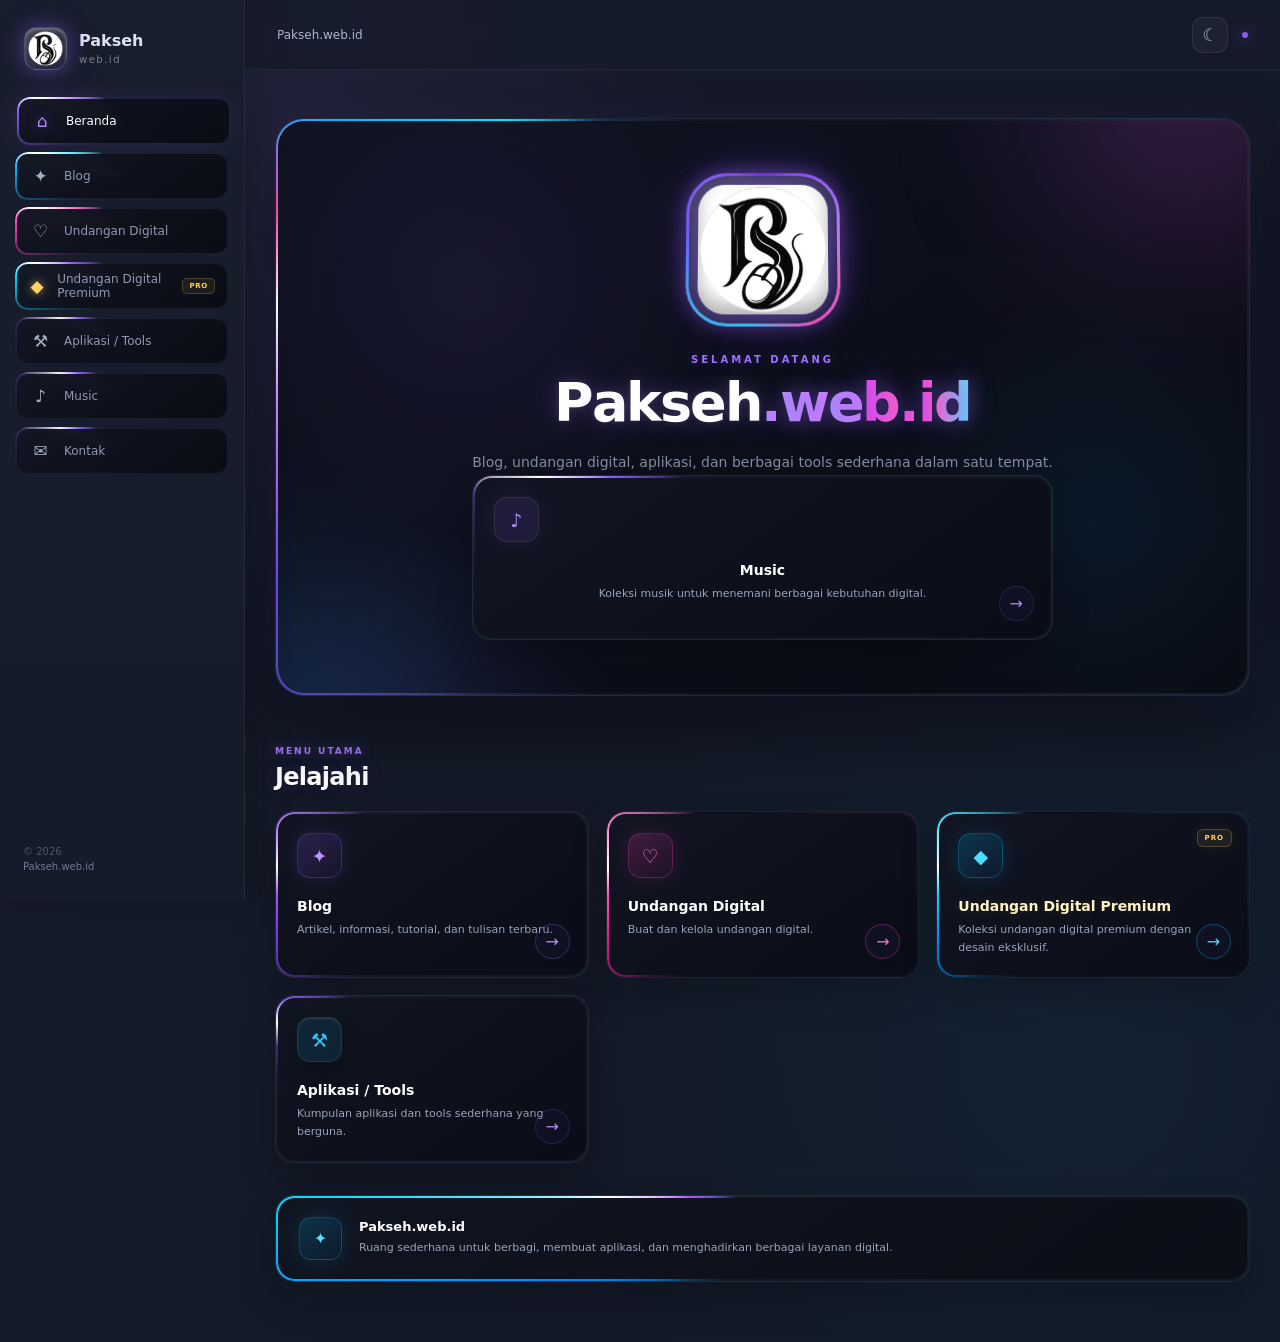
<file: index.html>
<!DOCTYPE html>
<html lang="id">

<head>

    <meta charset="UTF-8">

    <meta
        name="viewport"
        content="width=device-width, initial-scale=1.0"
    >

    <title>Pakseh.web.id</title>

    <link
        rel="stylesheet"
        href="style.css"
    >

</head>


<body>


<!-- =====================================================
     SIDEBAR
===================================================== -->

<aside class="sidebar" id="sidebar">


    <!-- BRAND -->

    <div class="brand">

        <div class="brand-logo">

            <img
                src="assets/img/logo.png"
                alt="Logo Pakseh"
            >

        </div>

        <div class="brand-text">

            <strong>
                Pakseh
            </strong>

            <span>
                web.id
            </span>

        </div>

    </div>



    <!-- =================================================
         MENU SIDEBAR
    ================================================= -->

    <nav class="menu">


        <!-- BERANDA -->

        <a
            href="index.html"
            class="menu-item active"
        >

            <span class="menu-icon">
                ⌂
            </span>

            <span>
                Beranda
            </span>

        </a>


        <!-- BLOG -->

        <a
            href="blog.html"
            class="menu-item"
        >

            <span class="menu-icon">
                ✦
            </span>

            <span>
                Blog
            </span>

        </a>


        <!-- UNDANGAN DIGITAL -->

        <a
            href="https://pakseh.inveet.my.id/"
            class="menu-item"
        >

            <span class="menu-icon">
                ♡
            </span>

            <span>
                Undangan Digital
            </span>

        </a>


        <!-- UNDANGAN DIGITAL PREMIUM -->

        <a
    href="premium.html"
    class="menu-item premium-menu"
>

            <span class="menu-icon premium-icon">
                ◆
            </span>

            <span>
                Undangan Digital Premium
            </span>

            <span class="premium-badge">
                PRO
            </span>

        </a>


        <!-- APLIKASI / TOOLS -->

        <a
            href="tools.html"
            class="menu-item"
        >

            <span class="menu-icon">
                ⚒
            </span>

            <span>
                Aplikasi / Tools
            </span>

        </a>



        <!-- MUSIC -->

        <a
            href="music.html"
            class="menu-item"
        >

            <span class="menu-icon">
                ♪
            </span>

            <span>
                Music
            </span>

        </a>


        <!-- KONTAK -->

<a
    href="kontak.html"
    class="menu-item"
>

    <span class="menu-icon">
        ✉
    </span>

    <span>
        Kontak
    </span>

</a>


    </nav>



    <!-- =================================================
         SIDEBAR FOOTER
    ================================================= -->

    <div class="sidebar-footer">

        <span>
            © 2026
        </span>

        <strong>
            Pakseh.web.id
        </strong>

    </div>


</aside>



<!-- =====================================================
     MOBILE OVERLAY
===================================================== -->

<div
    class="sidebar-overlay"
    id="sidebarOverlay"
></div>



<!-- =====================================================
     MAIN
===================================================== -->

<main class="main">


    <!-- =================================================
         TOPBAR
    ================================================= -->

    <header class="topbar">


        <button
            class="menu-toggle"
            id="menuToggle"
            type="button"
        >
            ☰
        </button>


        <div class="topbar-title">
            Pakseh.web.id
        </div>


        <div class="topbar-actions">


            <button
                class="theme-toggle"
                id="themeToggle"
                type="button"
                title="Ganti tema"
            >
                ☾
            </button>


            <div class="topbar-dot"></div>


        </div>


    </header>



    <!-- =================================================
         CONTENT
    ================================================= -->

    <section class="content">


        <!-- =================================================
             HERO
        ================================================= -->

        <section class="hero">


            <div class="hero-glow glow-one"></div>

            <div class="hero-glow glow-two"></div>



            <!-- LOGO UTAMA -->

            <div class="custom-logo">

                <div class="logo-inner">

                    <img
                        src="assets/img/logo.png"
                        alt="Logo Pakseh.web.id"
                    >

                </div>

            </div>



            <!-- HERO TEXT -->

            <div class="hero-content">


                <div class="welcome">
                    SELAMAT DATANG
                </div>



                <!-- =================================================
                     JUDUL ANIMASI PER HURUF
                ================================================= -->

                <h1 class="animated-brand">

                    <span class="letter white">P</span>
                    <span class="letter white">a</span>
                    <span class="letter white">k</span>
                    <span class="letter white">s</span>
                    <span class="letter white">e</span>
                    <span class="letter white">h</span>

                    <span class="letter purple">.</span>

                    <span class="letter purple">w</span>
                    <span class="letter purple">e</span>
                    <span class="letter pink">b</span>

                    <span class="letter pink">.</span>

                    <span class="letter pink">i</span>
                    <span class="letter blue">d</span>

                </h1>



                <p>
                    Blog, undangan digital, aplikasi,
                    dan berbagai tools sederhana
                    dalam satu tempat.
                </p>


                <!-- =================================================
                     MUSIC
                ================================================= -->

                <a
                    href="music.html"
                    class="quick-card music-card"
                >

                    <div class="quick-icon purple">
                        ♪
                    </div>

                    <div class="quick-info">

                        <h3>
                            Music
                        </h3>

                        <p>
                            Koleksi musik untuk menemani
                            berbagai kebutuhan digital.
                        </p>

                    </div>

                    <div class="arrow">
                        →
                    </div>

                </a>


            </div>


        </section>



        <!-- =================================================
             MENU UTAMA
        ================================================= -->

        <section class="quick-section">


            <div class="section-heading">

                <div>

                    <small>
                        MENU UTAMA
                    </small>

                    <h2>
                        Jelajahi
                    </h2>

                </div>

            </div>



            <!-- =================================================
                 QUICK GRID
            ================================================= -->

            <div class="quick-grid">


                <!-- =================================================
                     BLOG
                ================================================= -->

                <a
                    href="blog.html"
                    class="quick-card"
                >

                    <div class="quick-icon purple">
                        ✦
                    </div>


                    <div class="quick-info">

                        <h3>
                            Blog
                        </h3>

                        <p>
                            Artikel, informasi,
                            tutorial, dan tulisan terbaru.
                        </p>

                    </div>


                    <div class="arrow">
                        →
                    </div>

                </a>



                <!-- =================================================
                     UNDANGAN DIGITAL
                ================================================= -->

                <a
                    href="https://pakseh.inveet.my.id/"
                    class="quick-card"
                >

                    <div class="quick-icon pink">
                        ♡
                    </div>


                    <div class="quick-info">

                        <h3>
                            Undangan Digital
                        </h3>

                        <p>
                            Buat dan kelola
                            undangan digital.
                        </p>

                    </div>


                    <div class="arrow">
                        →
                    </div>

                </a>



                <!-- =================================================
                     UNDANGAN DIGITAL PREMIUM
                ================================================= -->

                <a
                    href="premium.html"
                    class="quick-card premium-card"
                >

                    <div class="quick-icon premium-card-icon">
                        ◆
                    </div>


                    <div class="quick-info">

                        <h3>
                            Undangan Digital Premium
                        </h3>

                        <p>
                            Koleksi undangan digital
                            premium dengan desain eksklusif.
                        </p>

                    </div>


                    <div class="premium-label">
                        PRO
                    </div>


                    <div class="arrow">
                        →
                    </div>

                </a>



                <!-- =================================================
                     APLIKASI / TOOLS
                ================================================= -->

                <a
                    href="tools.html"
                    class="quick-card"
                >

                    <div class="quick-icon blue">
                        ⚒
                    </div>


                    <div class="quick-info">

                        <h3>
                            Aplikasi / Tools
                        </h3>

                        <p>
                            Kumpulan aplikasi dan tools
                            sederhana yang berguna.
                        </p>

                    </div>


                    <div class="arrow">
                        →
                    </div>

                </a>


            </div>


        </section>



        <!-- =================================================
             INFO CARD
        ================================================= -->

        <section class="info-card">


            <div class="info-icon">
                ✦
            </div>


            <div>

                <h3>
                    Pakseh.web.id
                </h3>


                <p>
                    Ruang sederhana untuk berbagi,
                    membuat aplikasi, dan menghadirkan
                    berbagai layanan digital.
                </p>

            </div>


        </section>


    </section>


</main>



<!-- =====================================================
     JAVASCRIPT
===================================================== -->

<script src="script.js"></script>



<!-- =====================================================
     PREMIUM MENU STYLE
===================================================== -->

<style>

.premium-menu {
    position: relative;
}


.premium-menu .premium-icon {

    color: #ffd166;

    text-shadow:
        0 0 10px
        rgba(255,209,102,.65);

}


.premium-menu:hover .premium-icon {

    color: #ffe29a;

    text-shadow:
        0 0 16px
        rgba(255,209,102,.85);

}


.premium-badge {

    margin-left: auto;

    padding:
        3px 6px;

    border-radius:
        5px;

    color:
        #ffd166;

    background:
        rgba(255,209,102,.08);

    border:
        1px solid
        rgba(255,209,102,.20);

    font-size:
        7px;

    font-weight:
        800;

    letter-spacing:
        .7px;
}



/* =====================================================
   PREMIUM CARD
===================================================== */

.premium-card {

    position: relative;

    background:

        radial-gradient(
            circle at 85% 15%,
            rgba(255,209,102,.13),
            transparent 35%
        ),

        #0c101c;
}


.premium-card-icon {

    color:
        #ffd166;

    background:

        linear-gradient(
            145deg,
            rgba(255,209,102,.18),
            rgba(160,100,10,.08)
        );

    border-color:
        rgba(255,209,102,.28);

    box-shadow:
        0 0 25px
        rgba(255,209,102,.13);
}


.premium-card h3 {

    color:
        #fff3c4;

    text-shadow:
        0 0 12px
        rgba(255,209,102,.14);
}


.premium-label {

    position:
        absolute;

    top:
        17px;

    right:
        17px;

    padding:
        4px 7px;

    border-radius:
        6px;

    color:
        #ffd166;

    background:
        rgba(255,209,102,.08);

    border:
        1px solid
        rgba(255,209,102,.22);

    font-size:
        7px;

    font-weight:
        900;

    letter-spacing:
        1px;

    box-shadow:
        0 0 15px
        rgba(255,209,102,.08);
}


.premium-card:hover {

    box-shadow:

        0 25px 55px
        rgba(0,0,0,.40),

        0 0 40px
        rgba(255,209,102,.12);
}



/* =====================================================
   MOBILE PREMIUM
===================================================== */

@media (max-width:700px) {

    .premium-card {
        grid-column:
            span 1;
    }

}

</style>


</body>

</html>
</file>
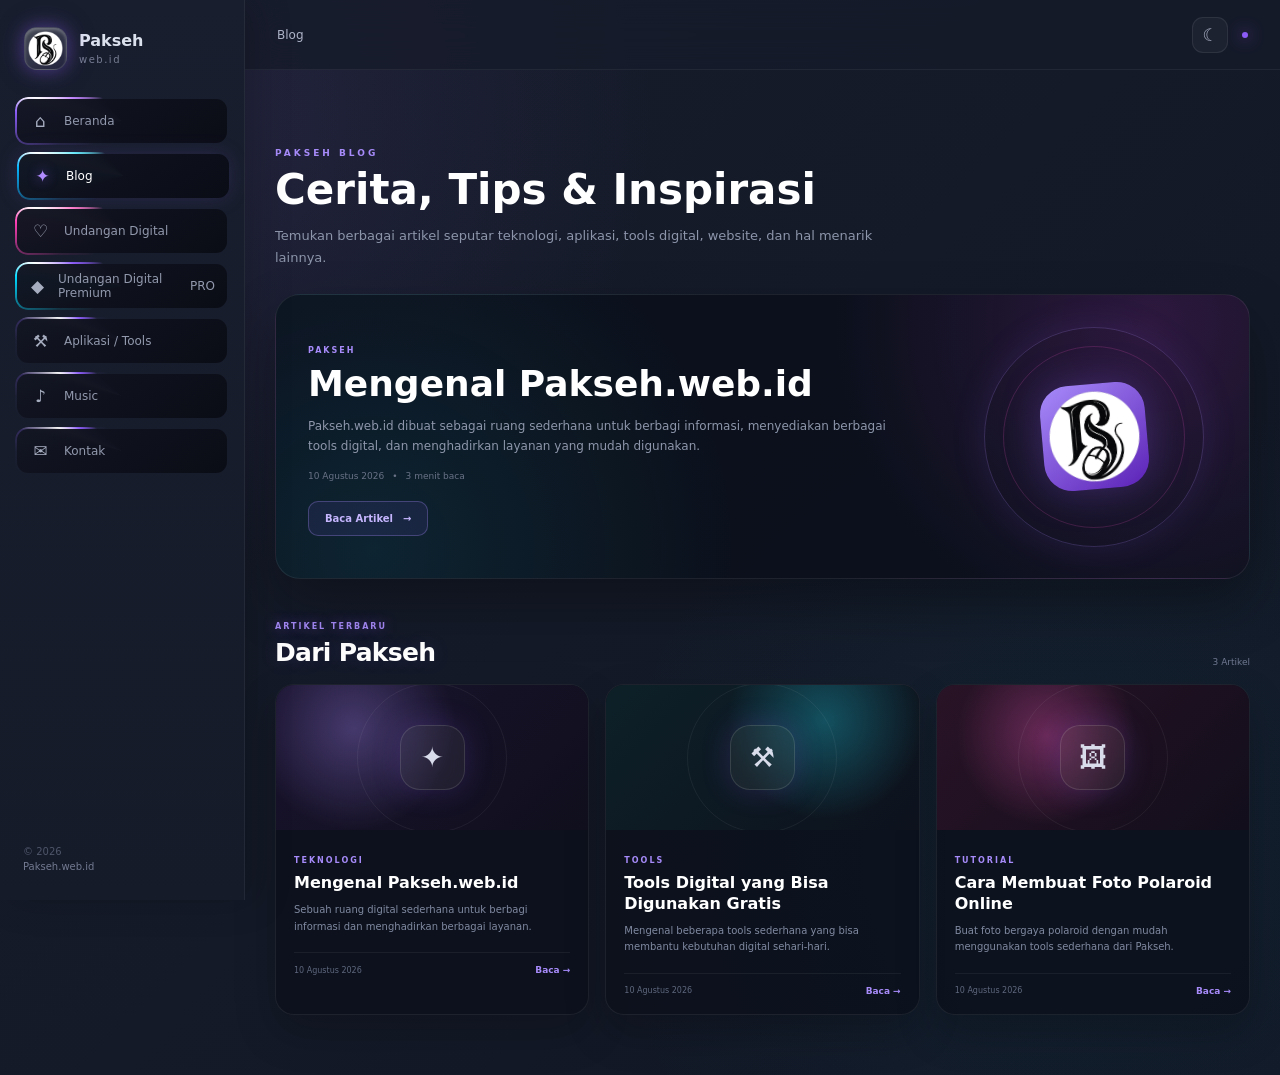
<file: blog.html>
<!DOCTYPE html>
<html lang="id">

<head>

    <meta charset="UTF-8">

    <meta
        name="viewport"
        content="width=device-width, initial-scale=1.0"
    >

    <title>Blog - Pakseh.web.id</title>

    <link
        rel="stylesheet"
        href="style.css"
    >

</head>


<body>


<!-- =====================================================
     SIDEBAR
===================================================== -->

<aside class="sidebar" id="sidebar">


    <!-- BRAND -->

    <div class="brand">

        <div class="brand-logo">

            <img
                src="assets/img/logo.png"
                alt="Logo Pakseh"
            >

        </div>


        <div class="brand-text">

            <strong>
                Pakseh
            </strong>

            <span>
                web.id
            </span>

        </div>

    </div>



    <!-- MENU -->

    <nav class="menu">


        <!-- BERANDA -->

        <a
            href="index.html"
            class="menu-item"
        >

            <span class="menu-icon">
                ⌂
            </span>

            <span>
                Beranda
            </span>

        </a>



        <!-- BLOG -->

        <a
            href="blog.html"
            class="menu-item active"
        >

            <span class="menu-icon">
                ✦
            </span>

            <span>
                Blog
            </span>

        </a>



        <!-- UNDANGAN DIGITAL -->

        <a
            href="https://pakseh.inveet.my.id/"
            class="menu-item"
        >

            <span class="menu-icon">
                ♡
            </span>

            <span>
                Undangan Digital
            </span>

        </a>



        <!-- PREMIUM -->

        <a
    href="premium.html"
    class="menu-item premium-menu"
>

            <span class="menu-icon premium-icon">
                ◆
            </span>

            <span>
                Undangan Digital Premium
            </span>

            <span class="premium-badge">
                PRO
            </span>

        </a>



        <!-- TOOLS -->

        <a
            href="tools.html"
            class="menu-item"
        >

            <span class="menu-icon">
                ⚒
            </span>

            <span>
                Aplikasi / Tools
            </span>

        </a>



        <!-- MUSIC -->

        <a
            href="music.html"
            class="menu-item"
        >

            <span class="menu-icon">
                ♪
            </span>

            <span>
                Music
            </span>

        </a>


        <!-- KONTAK -->

<a
    href="kontak.html"
    class="menu-item"
>

    <span class="menu-icon">
        ✉
    </span>

    <span>
        Kontak
    </span>

</a>


    </nav>



    <!-- FOOTER -->

    <div class="sidebar-footer">

        <span>
            © 2026
        </span>

        <strong>
            Pakseh.web.id
        </strong>

    </div>


</aside>



<!-- =====================================================
     MOBILE OVERLAY
===================================================== -->

<div
    class="sidebar-overlay"
    id="sidebarOverlay"
></div>



<!-- =====================================================
     MAIN
===================================================== -->

<main class="main">


    <!-- =================================================
         TOPBAR
    ================================================= -->

    <header class="topbar">


        <button
            class="menu-toggle"
            id="menuToggle"
            type="button"
        >
            ☰
        </button>


        <div class="topbar-title">
            Blog
        </div>


        <div class="topbar-actions">


            <button
                class="theme-toggle"
                id="themeToggle"
                type="button"
                title="Ganti tema"
            >
                ☾
            </button>


            <div class="topbar-dot"></div>


        </div>


    </header>



    <!-- =================================================
         CONTENT
    ================================================= -->

    <section class="content blog-page">


        <!-- =================================================
             BLOG HEADER
        ================================================= -->

        <section class="blog-header">


            <div class="blog-label">
                PAKSEH BLOG
            </div>


            <h1>
                Cerita, Tips & Inspirasi
            </h1>


            <p>
                Temukan berbagai artikel seputar teknologi,
                aplikasi, tools digital, website, dan
                hal menarik lainnya.
            </p>


        </section>



        <!-- =================================================
             FEATURED ARTICLE
        ================================================= -->

        <article class="featured-article">


            <div class="featured-glow"></div>


            <div class="featured-content">


                <div class="article-category">
                    PAKSEH
                </div>


                <h2>
                    Mengenal Pakseh.web.id
                </h2>


                <p>
                    Pakseh.web.id dibuat sebagai ruang sederhana
                    untuk berbagi informasi, menyediakan berbagai
                    tools digital, dan menghadirkan layanan yang
                    mudah digunakan.
                </p>


                <div class="article-meta">

                    <span>
                        10 Agustus 2026
                    </span>

                    <span>
                        •
                    </span>

                    <span>
                        3 menit baca
                    </span>

                </div>


                <button
                    class="read-button"
                    type="button"
                    onclick="openArticle(0)"
                >

                    Baca Artikel

                    <span>
                        →
                    </span>

                </button>


            </div>


            <div class="featured-decoration">

                <div class="decoration-ring"></div>

                <div class="decoration-logo">

                    <img
                        src="assets/img/logo.png"
                        alt="Pakseh"
                    >

                </div>

            </div>


        </article>



        <!-- =================================================
             ARTICLE SECTION
        ================================================= -->

        <section class="article-section">


            <div class="section-heading blog-section-heading">

                <div>

                    <small>
                        ARTIKEL TERBARU
                    </small>

                    <h2>
                        Dari Pakseh
                    </h2>

                </div>


                <div class="article-count">
                    3 Artikel
                </div>

            </div>



            <!-- ARTICLE GRID -->

            <div class="article-grid">


                <!-- =================================================
                     ARTICLE 1
                ================================================= -->

                <article class="article-card">


                    <div class="article-visual visual-purple">

                        <div class="visual-icon">
                            ✦
                        </div>

                        <div class="visual-orb"></div>

                    </div>


                    <div class="article-body">


                        <div class="article-category">
                            TEKNOLOGI
                        </div>


                        <h3>
                            Mengenal Pakseh.web.id
                        </h3>


                        <p>
                            Sebuah ruang digital sederhana
                            untuk berbagi informasi dan
                            menghadirkan berbagai layanan.
                        </p>


                        <div class="article-footer">


                            <span>
                                10 Agustus 2026
                            </span>


                            <button
                                type="button"
                                onclick="openArticle(0)"
                            >
                                Baca →
                            </button>


                        </div>


                    </div>


                </article>



                <!-- =================================================
                     ARTICLE 2
                ================================================= -->

                <article class="article-card">


                    <div class="article-visual visual-blue">

                        <div class="visual-icon">
                            ⚒
                        </div>

                        <div class="visual-orb"></div>

                    </div>


                    <div class="article-body">


                        <div class="article-category">
                            TOOLS
                        </div>


                        <h3>
                            Tools Digital yang Bisa Digunakan Gratis
                        </h3>


                        <p>
                            Mengenal beberapa tools sederhana
                            yang bisa membantu kebutuhan digital
                            sehari-hari.
                        </p>


                        <div class="article-footer">


                            <span>
                                10 Agustus 2026
                            </span>


                            <button
                                type="button"
                                onclick="openArticle(1)"
                            >
                                Baca →
                            </button>


                        </div>


                    </div>


                </article>



                <!-- =================================================
                     ARTICLE 3
                ================================================= -->

                <article class="article-card">


                    <div class="article-visual visual-pink">

                        <div class="visual-icon">
                            🖼
                        </div>

                        <div class="visual-orb"></div>

                    </div>


                    <div class="article-body">


                        <div class="article-category">
                            TUTORIAL
                        </div>


                        <h3>
                            Cara Membuat Foto Polaroid Online
                        </h3>


                        <p>
                            Buat foto bergaya polaroid dengan
                            mudah menggunakan tools sederhana
                            dari Pakseh.
                        </p>


                        <div class="article-footer">


                            <span>
                                10 Agustus 2026
                            </span>


                            <button
                                type="button"
                                onclick="openArticle(2)"
                            >
                                Baca →
                            </button>


                        </div>


                    </div>


                </article>


            </div>


        </section>



        <!-- =================================================
             ARTICLE MODAL
        ================================================= -->

        <div
            class="article-modal"
            id="articleModal"
        >


            <div
                class="article-modal-backdrop"
                onclick="closeArticle()"
            ></div>


            <article class="article-reader">


                <button
                    class="article-close"
                    type="button"
                    onclick="closeArticle()"
                >
                    ×
                </button>


                <div class="reader-category" id="readerCategory">
                    TEKNOLOGI
                </div>


                <h2 id="readerTitle">
                    Judul Artikel
                </h2>


                <div
                    class="reader-meta"
                    id="readerMeta"
                >
                    10 Agustus 2026
                </div>


                <div
                    class="reader-content"
                    id="readerContent"
                ></div>


            </article>


        </div>


    </section>


</main>



<!-- =====================================================
     JAVASCRIPT GLOBAL
===================================================== -->

<script src="script.js"></script>



<!-- =====================================================
     BLOG SCRIPT
===================================================== -->

<script>

const articles = [

    {

        category:
            "PAKSEH",

        title:
            "Mengenal Pakseh.web.id",

        date:
            "10 Agustus 2026",

        content: `

            <p>
                Pakseh.web.id dibuat sebagai ruang digital
                sederhana untuk berbagi berbagai hal yang
                berkaitan dengan teknologi, aplikasi,
                website, dan kebutuhan digital sehari-hari.
            </p>

            <p>
                Website ini tidak dibuat dengan konsep yang
                terlalu rumit. Tujuannya sederhana, yaitu
                menyediakan tempat yang nyaman untuk
                menemukan informasi dan menggunakan berbagai
                layanan digital.
            </p>

            <h3>
                Apa saja yang ada di Pakseh.web.id?
            </h3>

            <p>
                Seiring waktu, Pakseh.web.id akan memiliki
                beberapa bagian seperti blog, undangan digital,
                aplikasi, dan berbagai tools sederhana.
            </p>

            <p>
                Semua layanan tersebut akan dikembangkan
                secara bertahap agar tetap mudah digunakan,
                ringan, dan nyaman baik melalui komputer
                maupun smartphone.
            </p>

            <h3>
                Terus berkembang
            </h3>

            <p>
                Website ini akan terus dikembangkan.
                Beberapa fitur mungkin masih sederhana,
                tetapi akan ditambahkan dan diperbaiki
                secara bertahap.
            </p>

            <p>
                Semoga Pakseh.web.id bisa menjadi tempat
                kecil yang bermanfaat untuk berbagai
                kebutuhan digital.
            </p>

        `

    },


    {

        category:
            "TOOLS",

        title:
            "Tools Digital yang Bisa Digunakan Gratis",

        date:
            "10 Agustus 2026",

        content: `

            <p>
                Banyak kebutuhan digital sebenarnya tidak
                membutuhkan aplikasi yang rumit. Untuk
                pekerjaan sederhana, sebuah tools online
                yang ringan sering kali sudah cukup.
            </p>

            <h3>
                PassFoto
            </h3>

            <p>
                PassFoto merupakan salah satu tools yang
                disediakan untuk membantu membuat foto
                dengan ukuran yang dibutuhkan secara lebih
                praktis.
            </p>

            <p>
                Tools seperti ini berguna ketika kita
                membutuhkan foto untuk dokumen, lamaran
                pekerjaan, pendaftaran, atau kebutuhan
                administrasi lainnya.
            </p>

            <h3>
                Polaroid
            </h3>

            <p>
                Selain PassFoto, tersedia juga tools
                Polaroid untuk membuat foto dengan gaya
                klasik seperti hasil kamera polaroid.
            </p>

            <p>
                Keduanya dibuat dengan konsep sederhana
                agar pengguna bisa langsung menggunakannya
                tanpa harus mempelajari aplikasi yang rumit.
            </p>

            <h3>
                Akan terus bertambah
            </h3>

            <p>
                Koleksi tools di Pakseh.web.id akan
                ditambahkan secara bertahap sesuai dengan
                kebutuhan.
            </p>

        `

    },


    {

        category:
            "TUTORIAL",

        title:
            "Cara Membuat Foto Polaroid Online",

        date:
            "10 Agustus 2026",

        content: `

            <p>
                Foto polaroid memiliki tampilan yang khas.
                Foto dengan bingkai putih sederhana dapat
                memberikan kesan klasik dan menarik.
            </p>

            <h3>
                Langkah pertama
            </h3>

            <p>
                Buka tools Polaroid yang tersedia di
                Pakseh.web.id. Setelah halaman terbuka,
                pilih foto yang ingin kamu gunakan.
            </p>

            <h3>
                Sesuaikan foto
            </h3>

            <p>
                Atur posisi foto sesuai kebutuhan.
                Pastikan objek utama berada pada posisi
                yang nyaman dilihat.
            </p>

            <h3>
                Buat hasil akhir
            </h3>

            <p>
                Setelah foto sesuai, proses foto menggunakan
                tools tersebut dan simpan hasilnya.
                Kamu bisa menggunakan hasil tersebut untuk
                koleksi pribadi, desain, maupun dibagikan
                kepada teman.
            </p>

            <p>
                Dengan tools sederhana, proses yang biasanya
                membutuhkan aplikasi editing bisa dilakukan
                dengan lebih cepat.
            </p>

        `

    }

];



/* =====================================================
   OPEN ARTICLE
===================================================== */

function openArticle(index) {

    const article =
        articles[index];

    if (!article) {
        return;
    }


    document.getElementById(
        "readerCategory"
    ).textContent =
        article.category;


    document.getElementById(
        "readerTitle"
    ).textContent =
        article.title;


    document.getElementById(
        "readerMeta"
    ).textContent =
        article.date;


    document.getElementById(
        "readerContent"
    ).innerHTML =
        article.content;


    document.getElementById(
        "articleModal"
    ).classList.add(
        "show"
    );


    document.body.classList.add(
        "modal-open"
    );

}



/* =====================================================
   CLOSE ARTICLE
===================================================== */

function closeArticle() {

    document.getElementById(
        "articleModal"
    ).classList.remove(
        "show"
    );


    document.body.classList.remove(
        "modal-open"
    );

}



/* =====================================================
   ESC CLOSE
===================================================== */

document.addEventListener(
    "keydown",
    function(event) {

        if (
            event.key === "Escape"
        ) {

            closeArticle();

        }

    }
);

</script>



<!-- =====================================================
     BLOG STYLE
===================================================== -->

<style>


/* =====================================================
   BLOG HEADER
===================================================== */

.blog-header {

    padding:
        30px 0 25px;

}


.blog-label {

    font-size:
        9px;

    font-weight:
        900;

    letter-spacing:
        3px;

    color:
        #a78bfa;

    margin-bottom:
        9px;

}


.blog-header h1 {

    margin:
        0;

    font-size:
        clamp(
            28px,
            4vw,
            42px
        );

    line-height:
        1.1;

    color:
        #ffffff;

}


.blog-header p {

    max-width:
        620px;

    margin:
        12px 0 0;

    color:
        #8c95aa;

    font-size:
        13px;

    line-height:
        1.7;

}



/* =====================================================
   FEATURED
===================================================== */

.featured-article {

    position:
        relative;

    display:
        flex;

    align-items:
        center;

    min-height:
        285px;

    padding:
        32px;

    overflow:
        hidden;

    border-radius:
        25px;

    background:

        radial-gradient(
            circle at 90% 10%,
            rgba(217,70,239,.16),
            transparent 35%
        ),

        radial-gradient(
            circle at 10% 90%,
            rgba(34,211,238,.10),
            transparent 40%
        ),

        rgba(11,15,27,.88);

    border:
        1px solid
        rgba(255,255,255,.08);

    box-shadow:
        0 25px 55px
        rgba(0,0,0,.30);

}


.featured-content {

    position:
        relative;

    z-index:
        2;

    max-width:
        650px;

}


.article-category {

    display:
        inline-block;

    font-size:
        8px;

    font-weight:
        900;

    letter-spacing:
        2px;

    color:
        #a78bfa;

    margin-bottom:
        8px;

}


.featured-content h2 {

    margin:
        0;

    font-size:
        clamp(
            25px,
            4vw,
            36px
        );

    color:
        #ffffff;

}


.featured-content p {

    max-width:
        600px;

    margin:
        12px 0 0;

    color:
        #8d96aa;

    font-size:
        12px;

    line-height:
        1.7;

}


.article-meta {

    display:
        flex;

    gap:
        8px;

    margin-top:
        14px;

    color:
        #697287;

    font-size:
        9px;

}


.read-button {

    display:
        inline-flex;

    align-items:
        center;

    gap:
        10px;

    margin-top:
        20px;

    padding:
        11px 16px;

    border:
        1px solid
        rgba(167,139,250,.30);

    border-radius:
        10px;

    background:
        rgba(139,92,246,.10);

    color:
        #c4b5fd;

    font-size:
        10px;

    font-weight:
        800;

    cursor:
        pointer;

    transition:
        .25s ease;

}


.read-button:hover {

    background:
        rgba(139,92,246,.20);

    box-shadow:
        0 0 25px
        rgba(139,92,246,.16);

    transform:
        translateY(-2px);

}



/* =====================================================
   FEATURED DECORATION
===================================================== */

.featured-decoration {

    position:
        absolute;

    right:
        45px;

    top:
        50%;

    width:
        220px;

    height:
        220px;

    transform:
        translateY(-50%);

    display:
        flex;

    align-items:
        center;

    justify-content:
        center;

}


.decoration-ring {

    position:
        absolute;

    inset:
        0;

    border:
        1px solid
        rgba(167,139,250,.22);

    border-radius:
        50%;

    box-shadow:
        0 0 35px
        rgba(139,92,246,.13);

    animation:
        blogRing 6s
        linear infinite;

}


.decoration-ring::before {

    content:
        "";

    position:
        absolute;

    inset:
        18px;

    border:
        1px solid
        rgba(255,92,199,.18);

    border-radius:
        50%;

}


.decoration-logo {

    position:
        relative;

    width:
        105px;

    height:
        105px;

    padding:
        6px;

    border-radius:
        28px;

    background:
        linear-gradient(
            145deg,
            #a78bfa,
            #5b21b6
        );

    box-shadow:
        0 0 40px
        rgba(139,92,246,.30);

    transform:
        rotate(-5deg);

}


.decoration-logo img {

    width:
        100%;

    height:
        100%;

    object-fit:
        cover;

    border-radius:
        22px;

}


@keyframes blogRing {

    from {
        transform:
            rotate(0deg);
    }

    to {
        transform:
            rotate(360deg);
    }

}



/* =====================================================
   ARTICLE SECTION
===================================================== */

.article-section {

    margin-top:
        35px;

}


.blog-section-heading {

    display:
        flex;

    align-items:
        flex-end;

    justify-content:
        space-between;

    margin-bottom:
        17px;

}


.blog-section-heading small {

    color:
        #a78bfa;

    font-size:
        8px;

    font-weight:
        900;

    letter-spacing:
        2px;

}


.blog-section-heading h2 {

    margin:
        5px 0 0;

    color:
        #ffffff;

    font-size:
        25px;

}


.article-count {

    color:
        #6f7890;

    font-size:
        9px;

}



/* =====================================================
   ARTICLE GRID
===================================================== */

.article-grid {

    display:
        grid;

    grid-template-columns:
        repeat(
            3,
            minmax(0,1fr)
        );

    gap:
        16px;

}


.article-card {

    overflow:
        hidden;

    border-radius:
        19px;

    background:
        rgba(12,16,28,.82);

    border:
        1px solid
        rgba(255,255,255,.07);

    box-shadow:
        0 18px 40px
        rgba(0,0,0,.22);

    transition:
        .3s ease;

}


.article-card:hover {

    transform:
        translateY(-6px);

    border-color:
        rgba(167,139,250,.28);

    box-shadow:
        0 25px 50px
        rgba(0,0,0,.30),

        0 0 30px
        rgba(139,92,246,.08);

}



/* =====================================================
   ARTICLE VISUAL
===================================================== */

.article-visual {

    position:
        relative;

    height:
        145px;

    display:
        flex;

    align-items:
        center;

    justify-content:
        center;

    overflow:
        hidden;

}


.visual-purple {

    background:

        radial-gradient(
            circle at 25% 30%,
            rgba(167,139,250,.32),
            transparent 40%
        ),

        linear-gradient(
            135deg,
            #19132d,
            #100f1d
        );

}


.visual-blue {

    background:

        radial-gradient(
            circle at 70% 25%,
            rgba(34,211,238,.30),
            transparent 40%
        ),

        linear-gradient(
            135deg,
            #0d2028,
            #0d121d
        );

}


.visual-pink {

    background:

        radial-gradient(
            circle at 35% 35%,
            rgba(255,92,199,.32),
            transparent 40%
        ),

        linear-gradient(
            135deg,
            #291326,
            #120e1b
        );

}


.visual-icon {

    position:
        relative;

    z-index:
        2;

    width:
        65px;

    height:
        65px;

    display:
        flex;

    align-items:
        center;

    justify-content:
        center;

    border-radius:
        20px;

    font-size:
        28px;

    background:
        rgba(255,255,255,.06);

    border:
        1px solid
        rgba(255,255,255,.12);

    box-shadow:
        0 0 30px
        rgba(139,92,246,.20);

    backdrop-filter:
        blur(8px);

}


.visual-orb {

    position:
        absolute;

    width:
        150px;

    height:
        150px;

    border-radius:
        50%;

    border:
        1px solid
        rgba(255,255,255,.06);

    animation:
        orbSpin 10s
        linear infinite;

}


@keyframes orbSpin {

    from {
        transform:
            rotate(0deg)
            scale(1);
    }

    50% {
        transform:
            rotate(180deg)
            scale(1.08);
    }

    to {
        transform:
            rotate(360deg)
            scale(1);
    }

}



/* =====================================================
   ARTICLE BODY
===================================================== */

.article-body {

    padding:
        18px;

}


.article-body h3 {

    margin:
        0;

    color:
        #ffffff;

    font-size:
        16px;

    line-height:
        1.3;

}


.article-body p {

    margin:
        8px 0 0;

    color:
        #808aa1;

    font-size:
        10px;

    line-height:
        1.65;

}


.article-footer {

    display:
        flex;

    align-items:
        center;

    justify-content:
        space-between;

    margin-top:
        17px;

    padding-top:
        12px;

    border-top:
        1px solid
        rgba(255,255,255,.06);

}


.article-footer span {

    color:
        #5f687e;

    font-size:
        8px;

}


.article-footer button {

    border:
        0;

    background:
        none;

    color:
        #a78bfa;

    font-size:
        9px;

    font-weight:
        800;

    cursor:
        pointer;

}



/* =====================================================
   ARTICLE MODAL
===================================================== */

.article-modal {

    position:
        fixed;

    inset:
        0;

    z-index:
        9999;

    display:
        flex;

    align-items:
        center;

    justify-content:
        center;

    padding:
        20px;

    visibility:
        hidden;

    opacity:
        0;

    transition:
        .25s ease;

}


.article-modal.show {

    visibility:
        visible;

    opacity:
        1;

}


.article-modal-backdrop {

    position:
        absolute;

    inset:
        0;

    background:
        rgba(3,5,12,.78);

    backdrop-filter:
        blur(10px);

}


.article-reader {

    position:
        relative;

    z-index:
        2;

    width:
        min(720px, 100%);

    max-height:
        85vh;

    overflow:
        auto;

    padding:
        35px;

    border-radius:
        24px;

    background:
        #101421;

    border:
        1px solid
        rgba(167,139,250,.18);

    box-shadow:
        0 30px 90px
        rgba(0,0,0,.55),

        0 0 50px
        rgba(139,92,246,.10);

}


.article-close {

    position:
        absolute;

    top:
        15px;

    right:
        17px;

    width:
        34px;

    height:
        34px;

    border:
        1px solid
        rgba(255,255,255,.10);

    border-radius:
        10px;

    background:
        rgba(255,255,255,.05);

    color:
        #ffffff;

    font-size:
        20px;

    line-height:
        1;

    cursor:
        pointer;

}


.reader-category {

    color:
        #a78bfa;

    font-size:
        8px;

    font-weight:
        900;

    letter-spacing:
        2px;

}


.article-reader h2 {

    margin:
        9px 40px 0 0;

    color:
        #ffffff;

    font-size:
        clamp(
            24px,
            4vw,
            34px
        );

    line-height:
        1.2;

}


.reader-meta {

    margin-top:
        10px;

    color:
        #667087;

    font-size:
        9px;

}


.reader-content {

    margin-top:
        25px;

    color:
        #aeb6c8;

    font-size:
        13px;

    line-height:
        1.85;

}


.reader-content h3 {

    margin:
        25px 0 8px;

    color:
        #ffffff;

    font-size:
        17px;

}


.reader-content p {

    margin:
        0 0 15px;

}


body.modal-open {

    overflow:
        hidden;

}



/* =====================================================
   LIGHT MODE
===================================================== */

body.light-theme .blog-header h1,
body.light-theme .article-body h3,
body.light-theme .blog-section-heading h2 {

    color:
        #202333;

}


body.light-theme .blog-header p {

    color:
        #687187;

}


body.light-theme .featured-article {

    background:
        #f9faff;

    border-color:
        rgba(100,110,140,.10);

    box-shadow:
        0 20px 50px
        rgba(40,50,80,.08);

}


body.light-theme .featured-content h2 {

    color:
        #202333;

}


body.light-theme .featured-content p {

    color:
        #697287;

}


body.light-theme .article-card {

    background:
        rgba(255,255,255,.88);

    border-color:
        rgba(100,110,140,.10);

    box-shadow:
        0 15px 35px
        rgba(40,50,80,.08);

}


body.light-theme .article-body p {

    color:
        #697287;

}


body.light-theme .article-footer {

    border-color:
        rgba(100,110,140,.10);

}


body.light-theme .article-reader {

    background:
        #ffffff;

    border-color:
        rgba(100,110,140,.12);

}


body.light-theme .article-reader h2,
body.light-theme .reader-content h3 {

    color:
        #202333;

}


body.light-theme .reader-content {

    color:
        #5f687a;

}



/* =====================================================
   MOBILE
===================================================== */

@media (max-width: 700px) {


    .blog-header {

        padding:
            20px 0 22px;

    }


    .blog-header h1 {

        font-size:
            28px;

    }


    .blog-header p {

        font-size:
            11px;

        line-height:
            1.65;

    }


    .featured-article {

        min-height:
            auto;

        padding:
            23px;

        border-radius:
            20px;

    }


    .featured-content {

        max-width:
            100%;

    }


    .featured-content h2 {

        font-size:
            25px;

    }


    .featured-content p {

        font-size:
            10px;

    }


    .featured-decoration {

        display:
            none;

    }


    .article-grid {

        grid-template-columns:
            1fr;

        gap:
            13px;

    }


    .article-visual {

        height:
            125px;

    }


    .article-body {

        padding:
            16px;

    }


    .article-body h3 {

        font-size:
            15px;

    }


    .article-body p {

        font-size:
            10px;

    }


    .article-reader {

        padding:
            25px 20px;

        max-height:
            88vh;

        border-radius:
            20px;

    }


    .article-reader h2 {

        font-size:
            24px;

    }


    .reader-content {

        font-size:
            12px;

        line-height:
            1.8;

    }

}



/* =====================================================
   EXTRA SMALL PHONE
===================================================== */

@media (max-width: 380px) {


    .blog-header h1 {

        font-size:
            25px;

    }


    .featured-article {

        padding:
            19px;

    }


    .featured-content h2 {

        font-size:
            22px;

    }


    .article-body h3 {

        font-size:
            14px;

    }

}

</style>


</body>

</html>
</file>
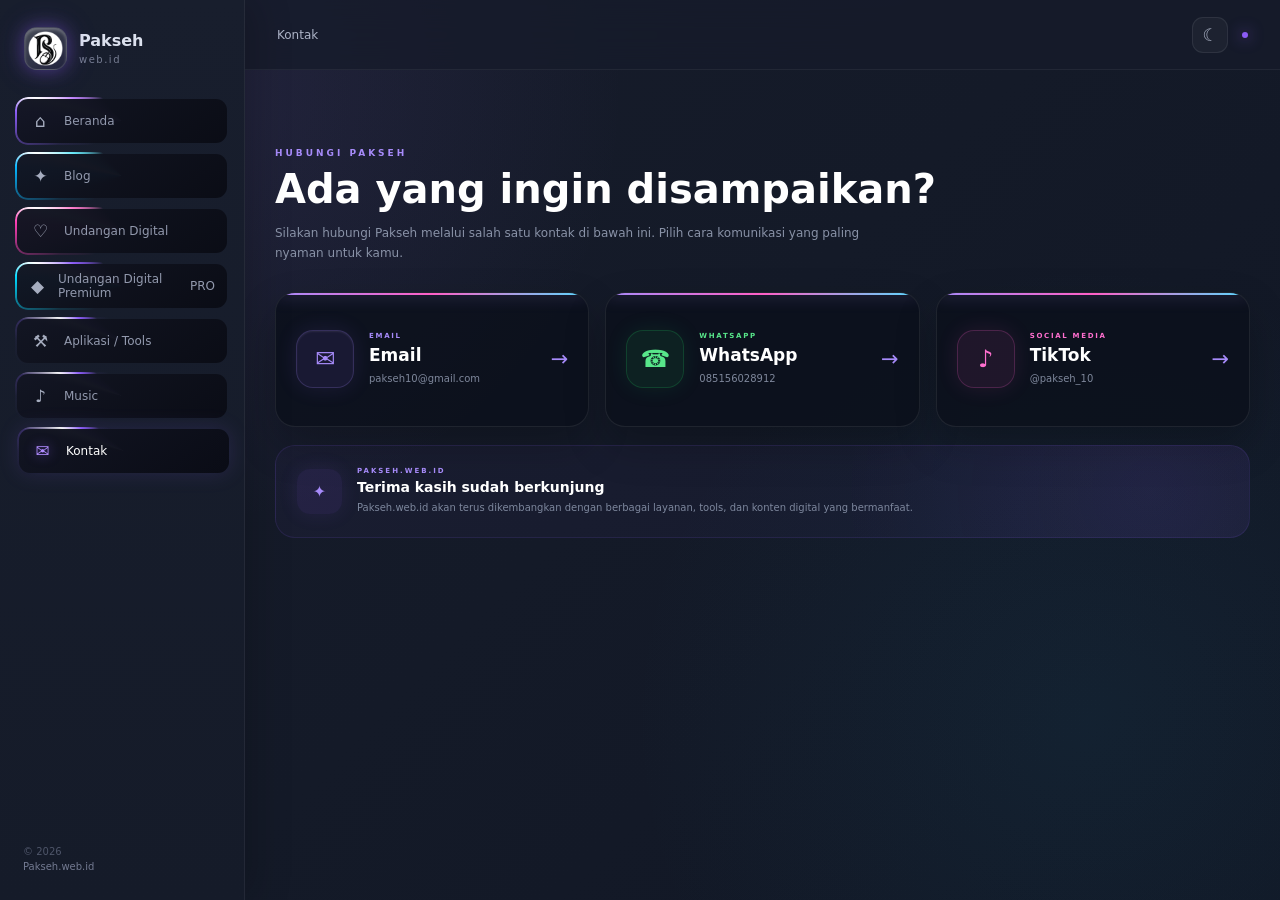
<file: kontak.html>
<!DOCTYPE html>
<html lang="id">

<head>

    <meta charset="UTF-8">

    <meta
        name="viewport"
        content="width=device-width, initial-scale=1.0"
    >

    <title>Kontak - Pakseh.web.id</title>

    <link
        rel="stylesheet"
        href="style.css"
    >

</head>


<body>


<!-- =====================================================
     SIDEBAR
===================================================== -->

<aside class="sidebar" id="sidebar">

    <div class="brand">

        <div class="brand-logo">

            <img
                src="assets/img/logo.png"
                alt="Logo Pakseh"
            >

        </div>

        <div class="brand-text">

            <strong>Pakseh</strong>

            <span>web.id</span>

        </div>

    </div>


    <nav class="menu">


        <!-- BERANDA -->

        <a
            href="index.html"
            class="menu-item"
        >

            <span class="menu-icon">⌂</span>

            <span>Beranda</span>

        </a>


        <!-- BLOG -->

        <a
            href="blog.html"
            class="menu-item"
        >

            <span class="menu-icon">✦</span>

            <span>Blog</span>

        </a>


        <!-- UNDANGAN -->

        <a
            href="https://pakseh.inveet.my.id/"
            class="menu-item"
        >

            <span class="menu-icon">♡</span>

            <span>Undangan Digital</span>

        </a>


        <!-- PREMIUM -->

        <a
            href="premium.html"
            class="menu-item premium-menu"
        >

            <span class="menu-icon premium-icon">
                ◆
            </span>

            <span>
                Undangan Digital Premium
            </span>

            <span class="premium-badge">
                PRO
            </span>

        </a>


        <!-- TOOLS -->

        <a
            href="tools.html"
            class="menu-item"
        >

            <span class="menu-icon">⚒</span>

            <span>Aplikasi / Tools</span>

        </a>




        <!-- MUSIC -->

        <a
            href="music.html"
            class="menu-item"
        >

            <span class="menu-icon">
                ♪
            </span>

            <span>
                Music
            </span>

        </a>


        <!-- KONTAK -->

        <a
            href="kontak.html"
            class="menu-item active"
        >

            <span class="menu-icon">✉</span>

            <span>Kontak</span>

        </a>


    </nav>


    <div class="sidebar-footer">

        <span>© 2026</span>

        <strong>Pakseh.web.id</strong>

    </div>

</aside>



<!-- =====================================================
     MOBILE OVERLAY
===================================================== -->

<div
    class="sidebar-overlay"
    id="sidebarOverlay"
></div>



<!-- =====================================================
     MAIN
===================================================== -->

<main class="main">


    <!-- TOPBAR -->

    <header class="topbar">


        <button
            class="menu-toggle"
            id="menuToggle"
            type="button"
        >
            ☰
        </button>


        <div class="topbar-title">
            Kontak
        </div>


        <div class="topbar-actions">

            <button
                class="theme-toggle"
                id="themeToggle"
                type="button"
                title="Ganti tema"
            >
                ☾
            </button>

            <div class="topbar-dot"></div>

        </div>


    </header>



    <!-- =================================================
         CONTENT
    ================================================= -->

    <section class="content contact-page">


        <!-- =================================================
             HEADER
        ================================================= -->

        <section class="contact-header">

            <div class="contact-label">
                HUBUNGI PAKSEH
            </div>


            <h1>
                Ada yang ingin disampaikan?
            </h1>


            <p>
                Silakan hubungi Pakseh melalui salah satu
                kontak di bawah ini. Pilih cara komunikasi
                yang paling nyaman untuk kamu.
            </p>

        </section>



        <!-- =================================================
             CONTACT CARDS
        ================================================= -->

        <section class="contact-grid">


            <!-- EMAIL -->

            <a
                href="mailto:pakseh10@gmail.com"
                class="contact-card email-card"
            >

                <div class="contact-icon">
                    ✉
                </div>


                <div class="contact-info">

                    <div class="contact-type">
                        EMAIL
                    </div>


                    <h2>
                        Email
                    </h2>


                    <p>
                        pakseh10@gmail.com
                    </p>

                </div>


                <div class="contact-arrow">
                    →
                </div>

            </a>



            <!-- WHATSAPP -->

            <a
                href="https://wa.me/6285156028912"
                target="_blank"
                rel="noopener noreferrer"
                class="contact-card whatsapp-card"
            >

                <div class="contact-icon">
                    ☎
                </div>


                <div class="contact-info">

                    <div class="contact-type">
                        WHATSAPP
                    </div>


                    <h2>
                        WhatsApp
                    </h2>


                    <p>
                        085156028912
                    </p>

                </div>


                <div class="contact-arrow">
                    →
                </div>

            </a>



            <!-- TIKTOK -->

            <a
                href="https://www.tiktok.com/@pakseh_10"
                target="_blank"
                rel="noopener noreferrer"
                class="contact-card tiktok-card"
            >

                <div class="contact-icon">
                    ♪
                </div>


                <div class="contact-info">

                    <div class="contact-type">
                        SOCIAL MEDIA
                    </div>


                    <h2>
                        TikTok
                    </h2>


                    <p>
                        @pakseh_10
                    </p>

                </div>


                <div class="contact-arrow">
                    →
                </div>

            </a>


        </section>



        <!-- =================================================
             INFORMATION
        ================================================= -->

        <section class="contact-info-box">


            <div class="contact-info-symbol">
                ✦
            </div>


            <div>

                <div class="contact-info-label">
                    PAKSEH.WEB.ID
                </div>


                <h3>
                    Terima kasih sudah berkunjung
                </h3>


                <p>
                    Pakseh.web.id akan terus dikembangkan
                    dengan berbagai layanan, tools, dan
                    konten digital yang bermanfaat.
                </p>

            </div>


        </section>


    </section>


</main>



<!-- =====================================================
     GLOBAL SCRIPT
===================================================== -->

<script src="script.js"></script>



<!-- =====================================================
     CONTACT STYLE
===================================================== -->

<style>


/* =====================================================
   HEADER
===================================================== */

.contact-header {

    padding:
        30px 0 28px;

}


.contact-label {

    color:
        #a78bfa;

    font-size:
        9px;

    font-weight:
        900;

    letter-spacing:
        3px;

    margin-bottom:
        9px;

}


.contact-header h1 {

    margin:
        0;

    color:
        #ffffff;

    font-size:
        clamp(
            28px,
            5vw,
            40px
        );

    line-height:
        1.1;

}


.contact-header p {

    max-width:
        600px;

    margin:
        12px 0 0;

    color:
        #8992a7;

    font-size:
        12px;

    line-height:
        1.7;

}



/* =====================================================
   GRID
===================================================== */

.contact-grid {

    display:
        grid;

    grid-template-columns:
        repeat(
            3,
            minmax(0,1fr)
        );

    gap:
        16px;

}



/* =====================================================
   CONTACT CARD
===================================================== */

.contact-card {

    position:
        relative;

    display:
        flex;

    align-items:
        center;

    gap:
        15px;

    min-height:
        135px;

    padding:
        20px;

    overflow:
        hidden;

    text-decoration:
        none;

    border-radius:
        20px;

    background:
        rgba(12,16,28,.82);

    border:
        1px solid
        rgba(255,255,255,.08);

    box-shadow:
        0 18px 42px
        rgba(0,0,0,.23);

    transition:
        .3s ease;

}


/* =====================================================
   NEON TOP LINE
===================================================== */

.contact-card::before {

    content:
        "";

    position:
        absolute;

    top:
        0;

    left:
        0;

    right:
        0;

    height:
        2px;

    background:
        linear-gradient(
            90deg,
            #a78bfa,
            #ff5fc7,
            #58d9ff
        );

    box-shadow:
        0 0 15px
        rgba(167,139,250,.65);

}


/* =====================================================
   HOVER
===================================================== */

.contact-card:hover {

    transform:
        translateY(-6px);

    border-color:
        rgba(167,139,250,.30);

    box-shadow:

        0 25px 55px
        rgba(0,0,0,.30),

        0 0 30px
        rgba(139,92,246,.10);

}



/* =====================================================
   ICON
===================================================== */

.contact-icon {

    width:
        58px;

    height:
        58px;

    flex-shrink:
        0;

    display:
        flex;

    align-items:
        center;

    justify-content:
        center;

    border-radius:
        17px;

    font-size:
        24px;

    color:
        #c4b5fd;

    background:
        rgba(139,92,246,.10);

    border:
        1px solid
        rgba(167,139,250,.20);

    box-shadow:

        inset 0 1px 2px
        rgba(255,255,255,.08),

        0 0 22px
        rgba(139,92,246,.12);

}


/* EMAIL */

.email-card .contact-icon {

    color:
        #a78bfa;

}


/* WHATSAPP */

.whatsapp-card .contact-icon {

    color:
        #58e68a;

    background:
        rgba(34,197,94,.09);

    border-color:
        rgba(34,197,94,.20);

    box-shadow:
        0 0 22px
        rgba(34,197,94,.10);

}


/* TIKTOK */

.tiktok-card .contact-icon {

    color:
        #ff6fcf;

    background:
        rgba(255,92,199,.08);

    border-color:
        rgba(255,92,199,.20);

    box-shadow:
        0 0 22px
        rgba(255,92,199,.10);

}



/* =====================================================
   CONTACT INFO
===================================================== */

.contact-info {

    min-width:
        0;

}


.contact-type {

    color:
        #a78bfa;

    font-size:
        7px;

    font-weight:
        900;

    letter-spacing:
        1.7px;

    margin-bottom:
        5px;

}


.whatsapp-card .contact-type {

    color:
        #58e68a;

}


.tiktok-card .contact-type {

    color:
        #ff6fcf;

}


.contact-info h2 {

    margin:
        0;

    color:
        #ffffff;

    font-size:
        17px;

}


.contact-info p {

    margin:
        6px 0 0;

    color:
        #7e879b;

    font-size:
        10px;

    line-height:
        1.5;

    word-break:
        break-word;

}



/* =====================================================
   ARROW
===================================================== */

.contact-arrow {

    margin-left:
        auto;

    color:
        #a78bfa;

    font-size:
        21px;

    transition:
        .25s ease;

}


.contact-card:hover .contact-arrow {

    transform:
        translateX(5px);

}



/* =====================================================
   INFO BOX
===================================================== */

.contact-info-box {

    position:
        relative;

    display:
        flex;

    align-items:
        center;

    gap:
        15px;

    margin-top:
        18px;

    padding:
        21px;

    overflow:
        hidden;

    border-radius:
        20px;

    background:

        radial-gradient(
            circle at 90% 50%,
            rgba(139,92,246,.09),
            transparent 35%
        ),

        rgba(139,92,246,.035);

    border:
        1px solid
        rgba(139,92,246,.12);

}


.contact-info-symbol {

    width:
        45px;

    height:
        45px;

    flex-shrink:
        0;

    display:
        flex;

    align-items:
        center;

    justify-content:
        center;

    border-radius:
        13px;

    color:
        #a78bfa;

    background:
        rgba(139,92,246,.09);

    box-shadow:
        0 0 20px
        rgba(139,92,246,.10);

}


.contact-info-label {

    color:
        #a78bfa;

    font-size:
        7px;

    font-weight:
        900;

    letter-spacing:
        2px;

}


.contact-info-box h3 {

    margin:
        4px 0 0;

    color:
        #ffffff;

    font-size:
        14px;

}


.contact-info-box p {

    max-width:
        650px;

    margin:
        5px 0 0;

    color:
        #7d879d;

    font-size:
        10px;

    line-height:
        1.6;

}



/* =====================================================
   LIGHT MODE
===================================================== */

body.light-theme .contact-header h1 {

    color:
        #202333;

}


body.light-theme .contact-header p {

    color:
        #687187;

}


body.light-theme .contact-card {

    background:
        rgba(255,255,255,.88);

    border-color:
        rgba(100,110,140,.10);

    box-shadow:
        0 15px 35px
        rgba(40,50,80,.08);

}


body.light-theme .contact-info h2 {

    color:
        #202333;

}


body.light-theme .contact-info p {

    color:
        #697287;

}


body.light-theme .contact-info-box h3 {

    color:
        #202333;

}


body.light-theme .contact-info-box p {

    color:
        #697287;

}



/* =====================================================
   MOBILE
===================================================== */

@media (max-width: 700px) {


    .contact-header {

        padding:
            20px 0 22px;

    }


    .contact-header h1 {

        font-size:
            28px;

    }


    .contact-header p {

        font-size:
            11px;

    }


    .contact-grid {

        grid-template-columns:
            1fr;

        gap:
            12px;

    }


    .contact-card {

        min-height:
            105px;

        padding:
            16px;

        border-radius:
            17px;

    }


    .contact-icon {

        width:
            51px;

        height:
            51px;

        border-radius:
            15px;

        font-size:
            21px;

    }


    .contact-info h2 {

        font-size:
            15px;

    }


    .contact-info p {

        font-size:
            10px;

    }


    .contact-info-box {

        align-items:
            flex-start;

        padding:
            17px;

    }


    .contact-info-box h3 {

        font-size:
            12px;

    }


    .contact-info-box p {

        font-size:
            9px;

    }

}



/* =====================================================
   EXTRA SMALL PHONE
===================================================== */

@media (max-width: 380px) {


    .contact-header h1 {

        font-size:
            25px;

    }


    .contact-card {

        padding:
            14px;

    }


    .contact-icon {

        width:
            47px;

        height:
            47px;

    }

}

</style>


</body>

</html>
</file>
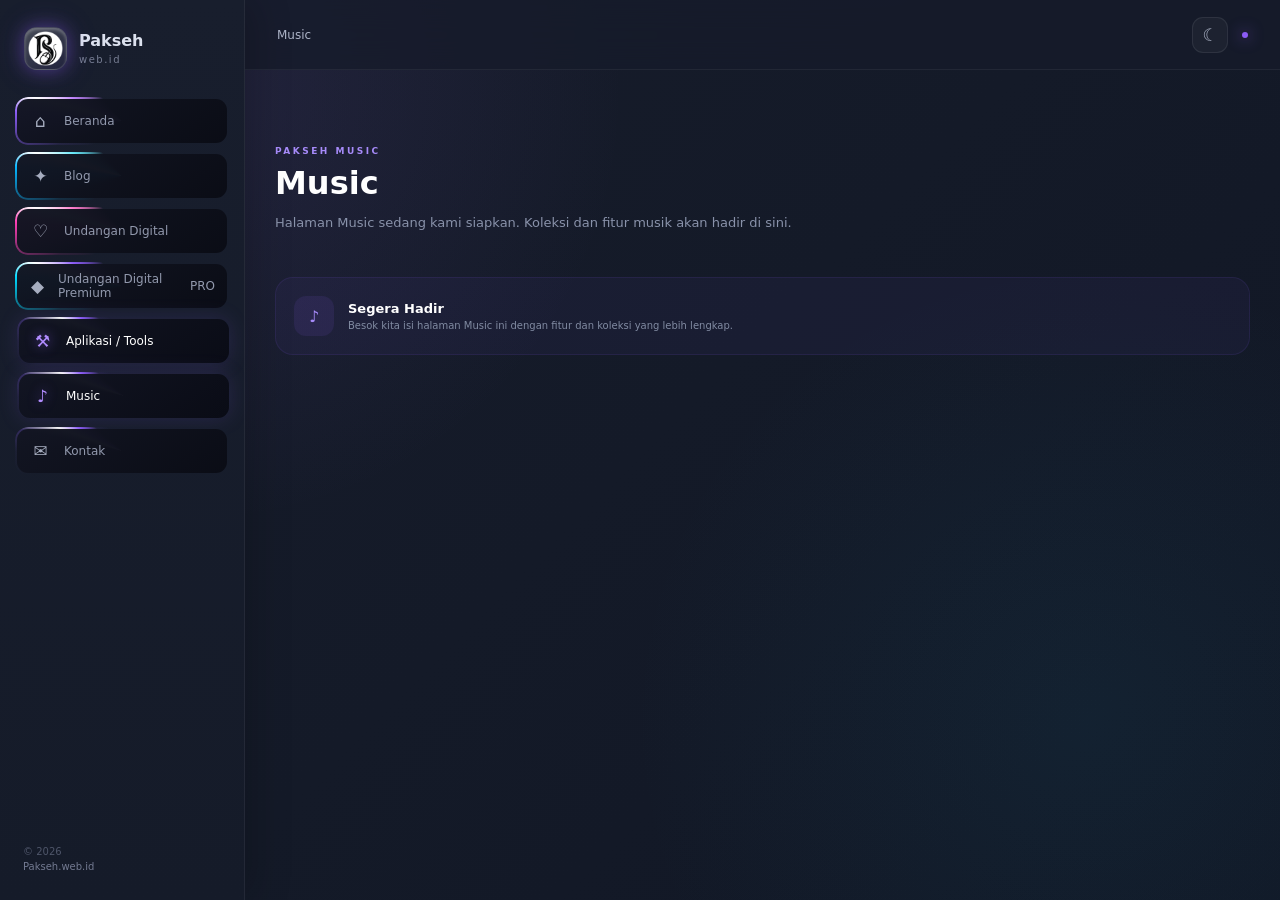
<file: music.html>
<!DOCTYPE html>
<html lang="id">

<head>

    <meta charset="UTF-8">

    <meta
        name="viewport"
        content="width=device-width, initial-scale=1.0"
    >

    <title>Music - Pakseh.web.id</title>

    <link
        rel="stylesheet"
        href="style.css"
    >

</head>


<body>


<!-- =====================================================
     SIDEBAR
===================================================== -->

<aside class="sidebar">


    <!-- BRAND -->

    <div class="brand">

        <div class="brand-logo">

            <img
                src="assets/img/logo.png"
                alt="Pakseh"
            >

        </div>

        <div class="brand-text">

            <strong>
                Pakseh
            </strong>

            <span>
                web.id
            </span>

        </div>

    </div>


    <!-- MENU -->

    <nav class="menu">


        <!-- BERANDA -->

        <a
            href="index.html"
            class="menu-item"
        >

            <span class="menu-icon">
                ⌂
            </span>

            <span>
                Beranda
            </span>

        </a>


        <!-- BLOG -->

        <a
            href="blog.html"
            class="menu-item"
        >

            <span class="menu-icon">
                ✦
            </span>

            <span>
                Blog
            </span>

        </a>


        <!-- UNDANGAN -->

        <a
            href="https://pakseh.inveet.my.id/"
            class="menu-item"
        >

            <span class="menu-icon">
                ♡
            </span>

            <span>
                Undangan Digital
            </span>

        </a>


        <!-- PREMIUM -->

        <a
    href="premium.html"
    class="menu-item premium-menu"
>

            <span class="menu-icon premium-icon">
                ◆
            </span>

            <span>
                Undangan Digital Premium
            </span>

            <span class="premium-badge">
                PRO
            </span>

        </a>


        <!-- TOOLS -->

        <a
            href="tools.html"
            class="menu-item active"
        >

            <span class="menu-icon">
                ⚒
            </span>

            <span>
                Aplikasi / Tools
            </span>

        </a>



        <!-- MUSIC -->

        <a
            href="music.html"
            class="menu-item active"
        >

            <span class="menu-icon">
                ♪
            </span>

            <span>
                Music
            </span>

        </a>


        <!-- KONTAK -->

<a
    href="kontak.html"
    class="menu-item"
>

    <span class="menu-icon">
        ✉
    </span>

    <span>
        Kontak
    </span>

</a>


    </nav>


    <!-- FOOTER -->

    <div class="sidebar-footer">

        <span>
            © 2026
        </span>

        <strong>
            Pakseh.web.id
        </strong>

    </div>


</aside>



<!-- =====================================================
     MAIN
===================================================== -->

<main class="main">


    <!-- TOPBAR -->

    <header class="topbar">

        <div class="topbar-title">
            Music
        </div>


        <div class="topbar-actions">

            <button
                class="theme-toggle"
                id="themeToggle"
                type="button"
            >
                ☾
            </button>

            <div class="topbar-dot"></div>

        </div>

    </header>



    <!-- =================================================
         CONTENT
    ================================================= -->

    <section class="content">

        <section class="tools-header">

            <div class="tools-label">
                PAKSEH MUSIC
            </div>

            <h1>
                Music
            </h1>

            <p>
                Halaman Music sedang kami siapkan.
                Koleksi dan fitur musik akan hadir di sini.
            </p>

        </section>

        <section class="tools-info">

            <div class="tools-info-icon">
                ♪
            </div>

            <div>
                <h3>
                    Segera Hadir
                </h3>

                <p>
                    Besok kita isi halaman Music ini dengan fitur dan koleksi yang lebih lengkap.
                </p>
            </div>

        </section>

    </section>


    </main>



<script src="script.js"></script>



<!-- =====================================================
     TOOLS PAGE STYLE
===================================================== -->

<style>

/* =====================================================
   HEADER
===================================================== */

.tools-header {

    padding:
        28px 0 25px;

}


.tools-label {

    font-size:
        9px;

    font-weight:
        800;

    letter-spacing:
        2.5px;

    color:
        #a78bfa;

    margin-bottom:
        8px;
}


.tools-header h1 {

    margin:
        0;

    font-size:
        32px;

    color:
        #ffffff;

}


.tools-header p {

    margin-top:
        10px;

    max-width:
        600px;

    color:
        #8992aa;

    font-size:
        13px;

    line-height:
        1.7;

}


/* =====================================================
   GRID
===================================================== */

.tools-grid {

    display:
        grid;

    grid-template-columns:
        repeat(2, minmax(0, 1fr));

    gap:
        18px;

}


/* =====================================================
   TOOL CARD
===================================================== */

.tool-card {

    position:
        relative;

    display:
        flex;

    align-items:
        center;

    gap:
        18px;

    min-height:
        155px;

    padding:
        22px;

    overflow:
        hidden;

    text-decoration:
        none;

    border-radius:
        20px;

    background:
        rgba(13,17,30,.78);

    border:
        1px solid
        rgba(255,255,255,.08);

    box-shadow:
        0 20px 45px
        rgba(0,0,0,.25);

    transition:
        transform .3s ease,
        box-shadow .3s ease,
        border-color .3s ease;

}


/* neon garis */

.tool-card::before {

    content:
        "";

    position:
        absolute;

    left:
        0;

    right:
        0;

    top:
        0;

    height:
        2px;

    background:
        linear-gradient(
            90deg,
            #a78bfa,
            #ff5fc7,
            #58d9ff
        );

    box-shadow:
        0 0 15px
        rgba(167,139,250,.7);

}


.tool-card:hover {

    transform:
        translateY(-5px);

    border-color:
        rgba(167,139,250,.35);

    box-shadow:
        0 25px 55px
        rgba(0,0,0,.35),

        0 0 35px
        rgba(139,92,246,.12);

}


/* =====================================================
   ICON
===================================================== */

.tool-icon {

    width:
        62px;

    height:
        62px;

    flex-shrink:
        0;

    display:
        flex;

    align-items:
        center;

    justify-content:
        center;

    border-radius:
        18px;

    font-size:
        26px;

    background:
        rgba(139,92,246,.12);

    border:
        1px solid
        rgba(167,139,250,.20);

    box-shadow:
        inset 0 1px 2px
        rgba(255,255,255,.10),

        0 0 25px
        rgba(139,92,246,.12);

}


.passfoto-icon {

    background:
        linear-gradient(
            145deg,
            rgba(0,190,255,.16),
            rgba(70,120,255,.06)
        );

    border-color:
        rgba(80,210,255,.25);

}


.polaroid-icon {

    background:
        linear-gradient(
            145deg,
            rgba(255,92,199,.16),
            rgba(167,139,250,.07)
        );

    border-color:
        rgba(255,92,199,.25);

}


/* =====================================================
   CONTENT
===================================================== */

.tool-content {

    min-width:
        0;

}


.tool-tag {

    display:
        inline-block;

    margin-bottom:
        5px;

    font-size:
        7px;

    font-weight:
        900;

    letter-spacing:
        1.5px;

    color:
        #a78bfa;

}


.tool-content h2 {

    margin:
        0;

    color:
        #ffffff;

    font-size:
        19px;

}


.tool-content p {

    margin:
        7px 0 0;

    color:
        #858ea5;

    font-size:
        11px;

    line-height:
        1.55;

}


/* =====================================================
   ARROW
===================================================== */

.tool-arrow {

    margin-left:
        auto;

    color:
        #a78bfa;

    font-size:
        22px;

    transition:
        transform .3s ease;

}


.tool-card:hover .tool-arrow {

    transform:
        translateX(5px);

}


/* =====================================================
   INFO
===================================================== */

.tools-info {

    display:
        flex;

    align-items:
        center;

    gap:
        14px;

    margin-top:
        18px;

    padding:
        18px;

    border-radius:
        18px;

    background:
        rgba(139,92,246,.05);

    border:
        1px solid
        rgba(139,92,246,.10);

}


.tools-info-icon {

    width:
        40px;

    height:
        40px;

    display:
        flex;

    align-items:
        center;

    justify-content:
        center;

    border-radius:
        12px;

    color:
        #a78bfa;

    background:
        rgba(139,92,246,.10);

}


.tools-info h3 {

    margin:
        0;

    font-size:
        13px;

    color:
        #ffffff;

}


.tools-info p {

    margin:
        4px 0 0;

    font-size:
        10px;

    color:
        #818ba2;

}


/* =====================================================
   LIGHT MODE
===================================================== */

body.light-theme .tools-header h1 {

    color:
        #202333;

}


body.light-theme .tools-header p {

    color:
        #687187;

}


body.light-theme .tool-card {

    background:
        rgba(255,255,255,.85);

    border-color:
        rgba(100,110,140,.10);

    box-shadow:
        0 15px 35px
        rgba(40,50,80,.08);

}


body.light-theme .tool-content h2 {

    color:
        #202333;

}


body.light-theme .tool-content p {

    color:
        #697287;

}


body.light-theme .tools-info {

    background:
        rgba(139,92,246,.04);

}


body.light-theme .tools-info h3 {

    color:
        #202333;

}


/* =====================================================
   MOBILE
===================================================== */

@media (max-width: 700px) {

    .tools-header {

        padding:
            20px 0 20px;

    }


    .tools-header h1 {

        font-size:
            27px;

    }


    .tools-header p {

        font-size:
            11px;

        line-height:
            1.6;

    }


    .tools-grid {

        grid-template-columns:
            1fr;

        gap:
            12px;

    }


    .tool-card {

        min-height:
            115px;

        padding:
            16px;

        border-radius:
            17px;

        gap:
            14px;

    }


    .tool-icon {

        width:
            52px;

        height:
            52px;

        border-radius:
            15px;

        font-size:
            22px;

    }


    .tool-content h2 {

        font-size:
            15px;

    }


    .tool-content p {

        font-size:
            10px;

    }


    .tool-arrow {

        font-size:
            19px;

    }

}

</style>


</body>

</html>
</file>
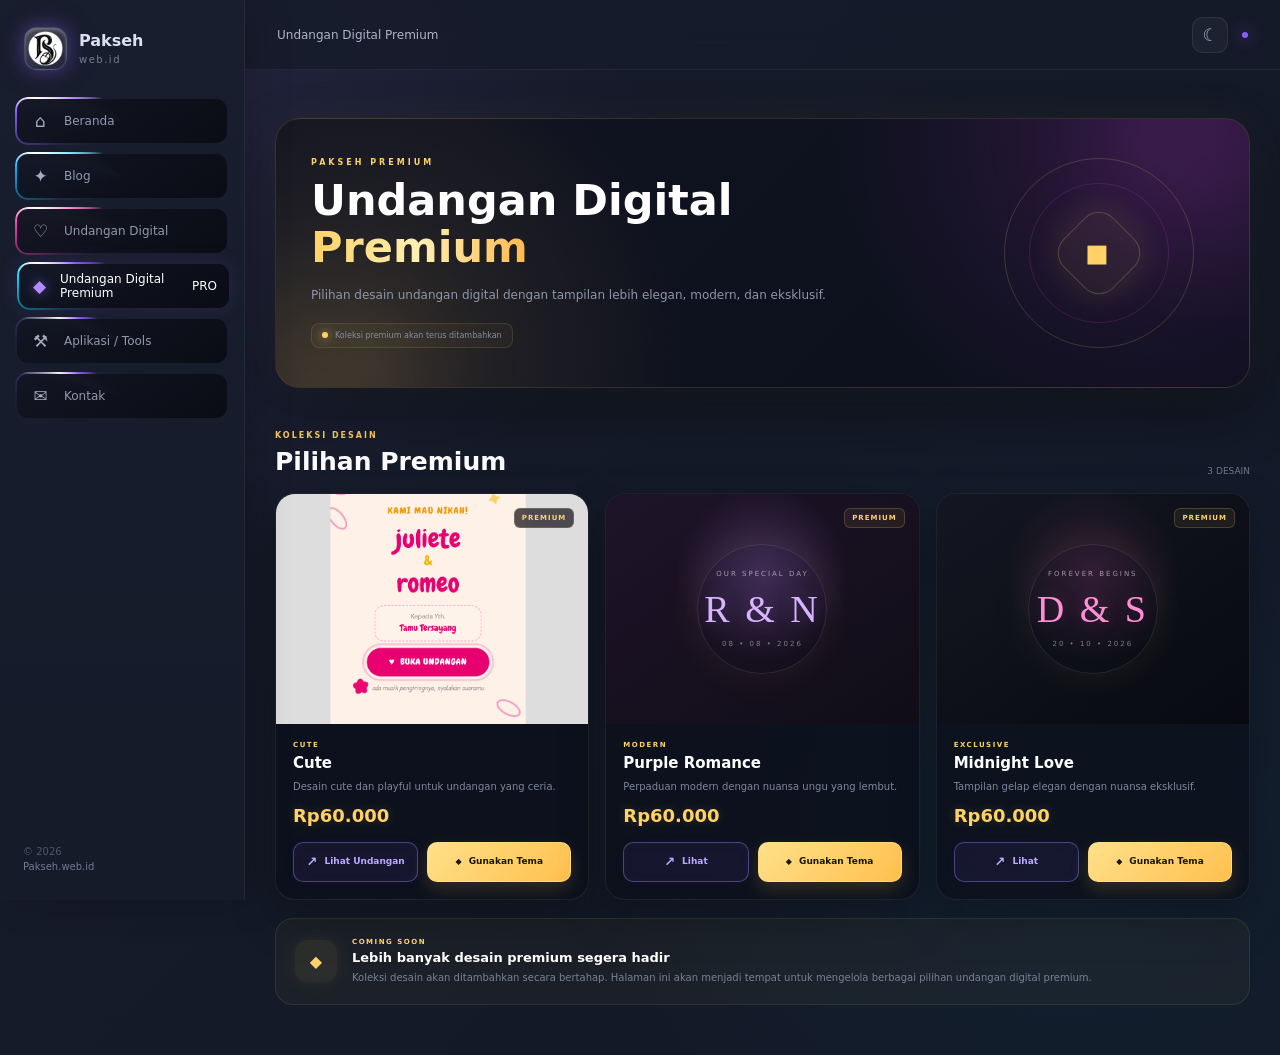
<file: premium.html>
<!DOCTYPE html>
<html lang="id">

<head>

    <meta charset="UTF-8">

    <meta
        name="viewport"
        content="width=device-width, initial-scale=1.0"
    >

    <title>Undangan Digital Premium - Pakseh.web.id</title>

    <link
        rel="stylesheet"
        href="style.css"
    >

</head>


<body>


<!-- =====================================================
     SIDEBAR
===================================================== -->

<aside class="sidebar" id="sidebar">


    <!-- BRAND -->

    <div class="brand">

        <div class="brand-logo">

            <img
                src="assets/img/logo.png"
                alt="Logo Pakseh"
            >

        </div>


        <div class="brand-text">

            <strong>
                Pakseh
            </strong>

            <span>
                web.id
            </span>

        </div>

    </div>



    <!-- MENU -->

    <nav class="menu">


        <!-- BERANDA -->

        <a
            href="index.html"
            class="menu-item"
        >

            <span class="menu-icon">
                ⌂
            </span>

            <span>
                Beranda
            </span>

        </a>



        <!-- BLOG -->

        <a
            href="blog.html"
            class="menu-item"
        >

            <span class="menu-icon">
                ✦
            </span>

            <span>
                Blog
            </span>

        </a>



        <!-- UNDANGAN DIGITAL -->

        <a
            href="https://pakseh.inveet.my.id/"
            class="menu-item"
        >

            <span class="menu-icon">
                ♡
            </span>

            <span>
                Undangan Digital
            </span>

        </a>



        <!-- PREMIUM -->

        <a
            
            class="menu-item active premium-menu"
        >

            <span class="menu-icon premium-icon">
                ◆
            </span>

            <span>
                Undangan Digital Premium
            </span>

            <span class="premium-badge">
                PRO
            </span>

        </a>



        <!-- TOOLS -->

        <a
            href="tools.html"
            class="menu-item"
        >

            <span class="menu-icon">
                ⚒
            </span>

            <span>
                Aplikasi / Tools
            </span>

        </a>

        <!-- KONTAK -->

<a
    href="kontak.html"
    class="menu-item"
>

    <span class="menu-icon">
        ✉
    </span>

    <span>
        Kontak
    </span>

</a>


    </nav>



    <!-- FOOTER -->

    <div class="sidebar-footer">

        <span>
            © 2026
        </span>

        <strong>
            Pakseh.web.id
        </strong>

    </div>


</aside>



<!-- =====================================================
     MOBILE OVERLAY
===================================================== -->

<div
    class="sidebar-overlay"
    id="sidebarOverlay"
></div>



<!-- =====================================================
     MAIN
===================================================== -->

<main class="main">


    <!-- TOPBAR -->

    <header class="topbar">


        <button
            class="menu-toggle"
            id="menuToggle"
            type="button"
        >
            ☰
        </button>


        <div class="topbar-title">
            Undangan Digital Premium
        </div>


        <div class="topbar-actions">


            <button
                class="theme-toggle"
                id="themeToggle"
                type="button"
                title="Ganti tema"
            >
                ☾
            </button>


            <div class="topbar-dot"></div>


        </div>


    </header>



    <!-- =================================================
         CONTENT
    ================================================= -->

    <section class="content premium-page">


        <!-- =================================================
             HERO PREMIUM
        ================================================= -->

        <section class="premium-hero">


            <div class="premium-hero-glow glow-a"></div>

            <div class="premium-hero-glow glow-b"></div>


            <div class="premium-hero-content">


                <div class="premium-kicker">
                    PAKSEH PREMIUM
                </div>


                <h1>
                    Undangan Digital
                    <span>
                        Premium
                    </span>
                </h1>


                <p>
                    Pilihan desain undangan digital
                    dengan tampilan lebih elegan,
                    modern, dan eksklusif.
                </p>


                <div class="premium-status">

                    <span class="status-dot"></span>

                    Koleksi premium akan terus ditambahkan

                </div>


            </div>


            <div class="premium-hero-symbol">

                <div class="symbol-ring ring-one"></div>

                <div class="symbol-ring ring-two"></div>

                <div class="symbol-diamond">
                    ◆
                </div>

            </div>


        </section>



        <!-- =================================================
             SECTION TITLE
        ================================================= -->

        <section class="premium-section">


            <div class="premium-section-heading">


                <div>

                    <small>
                        KOLEKSI DESAIN
                    </small>

                    <h2>
                        Pilihan Premium
                    </h2>

                </div>


                <div class="premium-counter">
                    3 DESAIN
                </div>


            </div>



            <!-- =================================================
                 PREMIUM GRID
            ================================================= -->

            <div class="premium-grid">


                <!-- =================================================
                     CARD 1
                ================================================= -->

                <article class="premium-template gold-template">


                    <div class="template-preview cute-preview">

    <img
        src="assets/img/cute.png"
        alt="Undangan Digital Cute"
        class="cute-thumbnail"
    >

    <div class="template-label">
        PREMIUM
    </div>

</div>


                    <div class="template-info">


                        <div>

                            <div class="template-category">
                                CUTE
                            </div>


                            <h3>
                                Cute
                            </h3>


                            <p>
                                Desain cute dan playful
                                untuk undangan yang ceria.
                            </p>

                            <div class="template-price">
                                Rp60.000
                            </div>

                        </div>


                        <div class="template-actions">


                            <a
    href="https://cute.pakseh.web.id"
    target="_blank"
    rel="noopener noreferrer"
    class="template-view"
>
    Lihat Undangan
</a>


                            <button
                                type="button"
                                class="template-use"
                                onclick="orderTheme('Cute')"
                            >
                                Gunakan Tema
                            </button>

                        </div>


                    </div>


                </article>



                <!-- =================================================
                     CARD 2
                ================================================= -->

                <article class="premium-template purple-template">


                    <div class="template-preview">


                        <div class="template-glow"></div>


                        <div class="template-label">
                            PREMIUM
                        </div>


                        <div class="template-center">


                            <div class="template-small">
                                OUR SPECIAL DAY
                            </div>


                            <div class="template-name">
                                R & N
                            </div>


                            <div class="template-date">
                                08 • 08 • 2026
                            </div>


                        </div>


                    </div>


                    <div class="template-info">


                        <div>

                            <div class="template-category">
                                MODERN
                            </div>


                            <h3>
                                Purple Romance
                            </h3>


                            <p>
                                Perpaduan modern dengan
                                nuansa ungu yang lembut.
                            </p>

                            <div class="template-price">
                                Rp60.000
                            </div>

                        </div>


                        <div class="template-actions">


                            <button
                                type="button"
                                class="template-view"
                                onclick="orderTheme('Purple Romance')"
                            >
                                Lihat
                            </button>


                            <button
                                type="button"
                                class="template-use"
                                onclick="orderTheme('Purple Romance')"
                            >
                                Gunakan Tema
                            </button>

                        </div>


                    </div>


                </article>



                <!-- =================================================
                     CARD 3
                ================================================= -->

                <article class="premium-template dark-template">


                    <div class="template-preview">


                        <div class="template-glow"></div>


                        <div class="template-label">
                            PREMIUM
                        </div>


                        <div class="template-center">


                            <div class="template-small">
                                FOREVER BEGINS
                            </div>


                            <div class="template-name">
                                D & S
                            </div>


                            <div class="template-date">
                                20 • 10 • 2026
                            </div>


                        </div>


                    </div>


                    <div class="template-info">


                        <div>

                            <div class="template-category">
                                EXCLUSIVE
                            </div>


                            <h3>
                                Midnight Love
                            </h3>


                            <p>
                                Tampilan gelap elegan
                                dengan nuansa eksklusif.
                            </p>

                            <div class="template-price">
                                Rp60.000
                            </div>

                        </div>


                        <div class="template-actions">


                            <button
                                type="button"
                                class="template-view"
                                onclick="orderTheme('Midnight Love')"
                            >
                                Lihat
                            </button>


                            <button
                                type="button"
                                class="template-use"
                                onclick="orderTheme('Midnight Love')"
                            >
                                Gunakan Tema
                            </button>

                        </div>


                    </div>


                </article>


            </div>


        </section>



        <!-- =================================================
             COMING SOON
        ================================================= -->

        <section class="premium-coming">


            <div class="coming-icon">
                ◆
            </div>


            <div class="coming-content">

                <div class="coming-label">
                    COMING SOON
                </div>

                <h3>
                    Lebih banyak desain premium segera hadir
                </h3>

                <p>
                    Koleksi desain akan ditambahkan secara
                    bertahap. Halaman ini akan menjadi tempat
                    untuk mengelola berbagai pilihan undangan
                    digital premium.
                </p>

            </div>


        </section>


    </section>


</main>



<!-- =====================================================
     GLOBAL SCRIPT
===================================================== -->

<script src="script.js"></script>



<!-- =====================================================
     PREMIUM SCRIPT
===================================================== -->

<script>

/* =====================================================
   ORDER TEMA VIA WHATSAPP
===================================================== */

function orderTheme(themeName) {

    const phoneNumber = "6285156028912";

    const message =
`Halo Pakseh 👋

Saya ingin memesan Undangan Digital.

🎨 TEMA YANG DIPILIH
━━━━━━━━━━━━━━━━━━
Tema: ${themeName}

👰 DATA PENGANTIN WANITA
━━━━━━━━━━━━━━━━━━
Nama Lengkap:
Nama Panggilan:
Nama Ayah:
Nama Ibu:
Alamat Lengkap:

🤵 DATA PENGANTIN PRIA
━━━━━━━━━━━━━━━━━━
Nama Lengkap:
Nama Panggilan:
Nama Ayah:
Nama Ibu:
Alamat Lengkap:

💍 DATA ACARA
━━━━━━━━━━━━━━━━━━
Hari/Tanggal Akad:
Waktu Akad:
Lokasi Akad:
Alamat Akad:

Hari/Tanggal Resepsi:
Waktu Resepsi:
Lokasi Resepsi:
Alamat Resepsi:

📍 GOOGLE MAPS
━━━━━━━━━━━━━━━━━━
Link Lokasi Akad:
Link Lokasi Resepsi:

📸 FOTO
━━━━━━━━━━━━━━━━━━
Foto Pengantin Pria:
Foto Pengantin Wanita:
Foto Bersama:

🎵 MUSIK
━━━━━━━━━━━━━━━━━━
Pilihan Musik:

📝 CATATAN TAMBAHAN
━━━━━━━━━━━━━━━━━━


Terima kasih 🙏
Saya siap melengkapi data yang diperlukan.`;

    const whatsappURL =
        "https://wa.me/" +
        phoneNumber +
        "?text=" +
        encodeURIComponent(message);

    window.open(whatsappURL, "_blank");

}

</script>



<!-- =====================================================
     PREMIUM STYLE
===================================================== -->

<style>


/* =====================================================
   PAGE
===================================================== */

.premium-page {
    padding-bottom:
        50px;
}


/* =====================================================
   HERO
===================================================== */

.premium-hero {

    position:
        relative;

    min-height:
        270px;

    display:
        flex;

    align-items:
        center;

    overflow:
        hidden;

    padding:
        35px;

    border-radius:
        25px;

    background:

        radial-gradient(
            circle at 10% 90%,
            rgba(255,209,102,.12),
            transparent 35%
        ),

        radial-gradient(
            circle at 90% 10%,
            rgba(217,70,239,.15),
            transparent 35%
        ),

        linear-gradient(
            135deg,
            #111321,
            #0b0f1b
        );

    border:
        1px solid
        rgba(255,209,102,.14);

    box-shadow:

        0 25px 60px
        rgba(0,0,0,.32),

        0 0 45px
        rgba(255,209,102,.05);

}


/* =====================================================
   HERO GLOW
===================================================== */

.premium-hero-glow {

    position:
        absolute;

    border-radius:
        50%;

    filter:
        blur(60px);

    pointer-events:
        none;

}


.glow-a {

    width:
        180px;

    height:
        180px;

    left:
        -50px;

    bottom:
        -90px;

    background:
        rgba(255,209,102,.14);

}


.glow-b {

    width:
        220px;

    height:
        220px;

    right:
        -70px;

    top:
        -100px;

    background:
        rgba(217,70,239,.12);

}


/* =====================================================
   HERO CONTENT
===================================================== */

.premium-hero-content {

    position:
        relative;

    z-index:
        2;

    max-width:
        650px;

}


.premium-kicker {

    color:
        #ffd166;

    font-size:
        8px;

    font-weight:
        900;

    letter-spacing:
        3px;

    margin-bottom:
        10px;

}


.premium-hero h1 {

    margin:
        0;

    color:
        #ffffff;

    font-size:
        clamp(
            28px,
            5vw,
            43px
        );

    line-height:
        1.1;

}


.premium-hero h1 span {

    background:

        linear-gradient(
            90deg,
            #ffd166,
            #fff0b3,
            #ffb84d
        );

    -webkit-background-clip:
        text;

    background-clip:
        text;

    -webkit-text-fill-color:
        transparent;

}


.premium-hero-content p {

    max-width:
        560px;

    margin:
        13px 0 0;

    color:
        #8d96aa;

    font-size:
        12px;

    line-height:
        1.7;

}


.premium-status {

    display:
        inline-flex;

    align-items:
        center;

    gap:
        7px;

    margin-top:
        18px;

    padding:
        7px 10px;

    border:
        1px solid
        rgba(255,209,102,.12);

    border-radius:
        8px;

    background:
        rgba(255,209,102,.04);

    color:
        #858ea2;

    font-size:
        8px;

}


.status-dot {

    width:
        6px;

    height:
        6px;

    border-radius:
        50%;

    background:
        #ffd166;

    box-shadow:
        0 0 10px
        rgba(255,209,102,.8);

}


/* =====================================================
   HERO SYMBOL
===================================================== */

.premium-hero-symbol {

    position:
        absolute;

    right:
        55px;

    top:
        50%;

    width:
        190px;

    height:
        190px;

    transform:
        translateY(-50%);

    display:
        flex;

    align-items:
        center;

    justify-content:
        center;

}


.symbol-ring {

    position:
        absolute;

    border:
        1px solid
        rgba(255,209,102,.18);

    border-radius:
        50%;

}


.ring-one {

    inset:
        0;

    animation:
        premiumSpin
        12s
        linear
        infinite;

}


.ring-two {

    inset:
        25px;

    border-color:
        rgba(217,70,239,.18);

    animation:
        premiumSpinReverse
        9s
        linear
        infinite;

}


.symbol-diamond {

    width:
        70px;

    height:
        70px;

    display:
        flex;

    align-items:
        center;

    justify-content:
        center;

    color:
        #ffd166;

    font-size:
        35px;

    background:
        rgba(255,209,102,.06);

    border:
        1px solid
        rgba(255,209,102,.22);

    border-radius:
        20px;

    transform:
        rotate(45deg);

    box-shadow:
        0 0 35px
        rgba(255,209,102,.15);

}


.symbol-diamond::first-letter {
    transform:
        rotate(-45deg);
}


@keyframes premiumSpin {

    from {
        transform:
            rotate(0deg);
    }

    to {
        transform:
            rotate(360deg);
    }

}


@keyframes premiumSpinReverse {

    from {
        transform:
            rotate(360deg);
    }

    to {
        transform:
            rotate(0deg);
    }

}


/* =====================================================
   SECTION
===================================================== */

.premium-section {

    margin-top:
        35px;

}


.premium-section-heading {

    display:
        flex;

    align-items:
        flex-end;

    justify-content:
        space-between;

    margin-bottom:
        17px;

}


.premium-section-heading small {

    color:
        #ffd166;

    font-size:
        8px;

    font-weight:
        900;

    letter-spacing:
        2px;

}


.premium-section-heading h2 {

    margin:
        5px 0 0;

    color:
        #ffffff;

    font-size:
        25px;

}


.premium-counter {

    color:
        #6f7890;

    font-size:
        9px;

}


/* =====================================================
   GRID
===================================================== */

.premium-grid {

    display:
        grid;

    grid-template-columns:
        repeat(
            3,
            minmax(0,1fr)
        );

    gap:
        16px;

}


/* =====================================================
   TEMPLATE CARD
===================================================== */

.premium-template {

    overflow:
        hidden;

    border-radius:
        20px;

    background:
        rgba(12,16,28,.82);

    border:
        1px solid
        rgba(255,255,255,.07);

    box-shadow:
        0 18px 45px
        rgba(0,0,0,.25);

    transition:
        .3s ease;

}


.premium-template:hover {

    transform:
        translateY(-6px);

    border-color:
        rgba(255,209,102,.28);

    box-shadow:
        0 28px 55px
        rgba(0,0,0,.34),

        0 0 30px
        rgba(255,209,102,.07);

}


/* =====================================================
   PREVIEW
===================================================== */

.template-preview {

    position:
        relative;

    height:
        230px;

    display:
        flex;

    align-items:
        center;

    justify-content:
        center;

    overflow:
        hidden;

}


.gold-template .template-preview {

    background:

        radial-gradient(
            circle at 50% 35%,
            rgba(255,209,102,.20),
            transparent 40%
        ),

        linear-gradient(
            145deg,
            #211b10,
            #100f0c
        );

}


.purple-template .template-preview {

    background:

        radial-gradient(
            circle at 50% 35%,
            rgba(192,132,252,.24),
            transparent 40%
        ),

        linear-gradient(
            145deg,
            #1e1429,
            #100d17
        );

}


.dark-template .template-preview {

    background:

        radial-gradient(
            circle at 50% 35%,
            rgba(255,92,199,.15),
            transparent 40%
        ),

        linear-gradient(
            145deg,
            #141722,
            #080a10
        );

}


.template-glow {

    position:
        absolute;

    width:
        130px;

    height:
        130px;

    border-radius:
        50%;

    border:
        1px solid
        rgba(255,255,255,.10);

    box-shadow:
        0 0 40px
        rgba(255,209,102,.08);

    animation:
        templatePulse
        4s
        ease-in-out
        infinite;

}


@keyframes templatePulse {

    0%,
    100% {

        transform:
            scale(.9);

        opacity:
            .5;

    }

    50% {

        transform:
            scale(1.08);

        opacity:
            1;

    }

}


/* =====================================================
   LABEL
===================================================== */

.template-label {

    position:
        absolute;

    top:
        14px;

    right:
        14px;

    padding:
        5px 7px;

    border-radius:
        6px;

    color:
        #ffd166;

    background:
        rgba(255,209,102,.07);

    border:
        1px solid
        rgba(255,209,102,.20);

    font-size:
        7px;

    font-weight:
        900;

    letter-spacing:
        1px;

}


/* =====================================================
   TEMPLATE CENTER
===================================================== */

.template-center {

    position:
        relative;

    z-index:
        2;

    text-align:
        center;

}


.template-small {

    color:
        rgba(255,255,255,.55);

    font-size:
        7px;

    letter-spacing:
        2px;

}


.template-name {

    margin:
        9px 0;

    font-family:
        Georgia,
        serif;

    color:
        #ffd166;

    font-size:
        38px;

    letter-spacing:
        3px;

    text-shadow:
        0 0 20px
        rgba(255,209,102,.18);

}


.purple-template .template-name {

    color:
        #d8b4fe;

    text-shadow:
        0 0 20px
        rgba(192,132,252,.20);

}


.dark-template .template-name {

    color:
        #ff8fd4;

    text-shadow:
        0 0 20px
        rgba(255,92,199,.18);

}


.template-date {

    color:
        rgba(255,255,255,.45);

    font-size:
        7px;

    letter-spacing:
        2px;

}


/* =====================================================
   INFO
===================================================== */

.template-info {

    padding:
        17px;

}


.template-category {

    color:
        #ffd166;

    font-size:
        7px;

    font-weight:
        900;

    letter-spacing:
        1.5px;

}


.template-info h3 {

    margin:
        5px 0 0;

    color:
        #ffffff;

    font-size:
        15px;

}


.template-info p {

    margin:
        7px 0 0;

    color:
        #7e879c;

    font-size:
        10px;

    line-height:
        1.55;

}


/* =====================================================
   PREMIUM ACTION BUTTONS
===================================================== */

.template-actions {

    display: grid;

    grid-template-columns: minmax(0, 1fr) minmax(0, 1.15fr);

    gap: 9px;

    margin-top: 16px;

}


.template-actions button,
.template-actions a {

    box-sizing: border-box;

    width: 100%;

    min-width: 0;

    min-height: 40px;

    display: flex;

    align-items: center;

    justify-content: center;

    gap: 7px;

    padding: 0 10px;

    border-radius: 10px;

    cursor: pointer;

    text-decoration: none;

    font-family: inherit;

    font-size: 9px;

    font-weight: 800;

    line-height: 1;

    white-space: nowrap;

    transition:
        transform .25s ease,
        box-shadow .25s ease,
        border-color .25s ease,
        background .25s ease;

}


/* =====================================================
   LIHAT UNDANGAN
===================================================== */

.template-view {

    color: #bbaaff;

    background: rgba(139,92,246,.08);

    border: 1px solid rgba(167,139,250,.38);

    box-shadow:
        inset 0 0 12px rgba(139,92,246,.04),
        0 0 12px rgba(139,92,246,.04);

}


.template-view::before {

    content: "↗";

    font-size: 13px;

    line-height: 1;

    transition: transform .25s ease;

}


.template-view:hover {

    color: #ffffff;

    background: rgba(139,92,246,.15);

    border-color: #a78bfa;

    transform: translateY(-2px);

    box-shadow:
        0 0 20px rgba(139,92,246,.18),
        inset 0 0 12px rgba(139,92,246,.06);

}


.template-view:hover::before {

    transform: translate(2px,-2px);

}


/* =====================================================
   GUNAKAN TEMA
===================================================== */

.template-use {

    color: #1b160b;

    background:
        linear-gradient(
            135deg,
            #ffe08a,
            #ffc04d
        );

    border: 1px solid rgba(255,224,138,.65);

    box-shadow:
        0 7px 18px rgba(255,193,77,.16);

}


.template-use::before {

    content: "◆";

    font-size: 8px;

}


.template-use:hover {

    background:
        linear-gradient(
            135deg,
            #ffeaac,
            #ffc04d
        );

    transform: translateY(-2px);

    box-shadow:
        0 0 24px rgba(255,193,77,.28),
        0 8px 20px rgba(255,193,77,.14);

}


.template-actions button:active,
.template-actions a:active {

    transform: translateY(0) scale(.97);

}


/* =====================================================
   CUTE THUMBNAIL
===================================================== */

.cute-preview {

    position: relative;

    overflow: hidden;

    background: #f8eee8;

}


.cute-thumbnail {

    width: 100%;

    height: 100%;

    display: block;

    object-fit: cover;

    object-position: center center;

    transition: transform .45s ease;

}


.premium-template:hover .cute-thumbnail {

    transform: scale(1.035);

}


.cute-preview .template-label {

    z-index: 5;

    background: rgba(20,16,25,.72);

    backdrop-filter: blur(6px);

    -webkit-backdrop-filter: blur(6px);

}


/* =====================================================
   MOBILE BUTTONS
===================================================== */

@media (max-width: 700px) {

    .template-actions {

        grid-template-columns: minmax(0, 1fr) minmax(0, 1.15fr);

        gap: 8px;

    }

    .template-actions button,
    .template-actions a {

        min-height: 42px;

        padding: 0 8px;

        font-size: 8.5px;

    }

}


/* =====================================================
   COMING SOON
===================================================== */

.premium-coming {

    display:
        flex;

    align-items:
        center;

    gap:
        15px;

    margin-top:
        18px;

    padding:
        19px;

    border-radius:
        18px;

    background:
        rgba(255,209,102,.035);

    border:
        1px solid
        rgba(255,209,102,.10);

}


.coming-icon {

    width:
        42px;

    height:
        42px;

    flex-shrink:
        0;

    display:
        flex;

    align-items:
        center;

    justify-content:
        center;

    border-radius:
        12px;

    color:
        #ffd166;

    background:
        rgba(255,209,102,.07);

    box-shadow:
        0 0 20px
        rgba(255,209,102,.08);

}


.coming-label {

    color:
        #ffd166;

    font-size:
        7px;

    font-weight:
        900;

    letter-spacing:
        1.5px;

}


.coming-content h3 {

    margin:
        4px 0 0;

    color:
        #ffffff;

    font-size:
        13px;

}


.coming-content p {

    margin:
        5px 0 0;

    color:
        #788196;

    font-size:
        10px;

    line-height:
        1.55;

}


/* =====================================================
   LIGHT MODE
===================================================== */

body.light-theme .premium-hero {

    background:
        #f9faff;

    border-color:
        rgba(180,130,30,.14);

    box-shadow:
        0 20px 50px
        rgba(40,50,80,.08);

}


body.light-theme .premium-hero h1 {

    color:
        #202333;

}


body.light-theme .premium-hero-content p {

    color:
        #697287;

}


body.light-theme .premium-section-heading h2 {

    color:
        #202333;

}


body.light-theme .premium-template {

    background:
        rgba(255,255,255,.88);

    border-color:
        rgba(100,110,140,.10);

    box-shadow:
        0 15px 35px
        rgba(40,50,80,.08);

}


body.light-theme .template-info h3 {

    color:
        #202333;

}


body.light-theme .template-info p {

    color:
        #697287;

}


body.light-theme .premium-coming {

    background:
        rgba(255,209,102,.045);

}


body.light-theme .coming-content h3 {

    color:
        #202333;

}


/* =====================================================
   MOBILE
===================================================== */

@media (max-width: 700px) {


    .premium-hero {

        min-height:
            auto;

        padding:
            25px 21px;

        border-radius:
            20px;

    }


    .premium-hero h1 {

        font-size:
            28px;

    }


    .premium-hero-content p {

        font-size:
            10px;

    }


    .premium-status {

        font-size:
            7px;

    }


    .premium-hero-symbol {

        display:
            none;

    }


    .premium-section {

        margin-top:
            28px;

    }


    .premium-section-heading h2 {

        font-size:
            23px;

    }


    .premium-grid {

        grid-template-columns:
            1fr;

        gap:
            13px;

    }


    .template-preview {

        height:
            205px;

    }


    .template-info {

        padding:
            16px;

    }


    .premium-coming {

        align-items:
            flex-start;

        padding:
            16px;

    }


    .coming-content h3 {

        font-size:
            12px;

    }


    .coming-content p {

        font-size:
            9px;

    }

}


/* =====================================================
   EXTRA SMALL
===================================================== */

@media (max-width: 380px) {


    .premium-hero {

        padding:
            22px 17px;

    }


    .premium-hero h1 {

        font-size:
            25px;

    }


    .template-preview {

        height:
            190px;

    }

}


/* =====================================================
   PREMIUM BUTTONS - LIGHT MODE
===================================================== */

body.light-theme .template-view {
    color: #7658c7;
    background: rgba(139,92,246,.06);
    border-color: rgba(118,88,199,.25);
}

body.light-theme .template-view:hover {
    color: #4d348d;
    background: rgba(139,92,246,.11);
    border-color: #8b6ee8;
}


/* =====================================================
   HARGA TEMA PREMIUM
===================================================== */

.template-price {

    margin-top: 10px;

    font-size: 18px;

    font-weight: 900;

    color: #ffd166;

    text-shadow:
        0 0 12px rgba(255,209,102,.18);

}

</style>


</body>

</html>
</file>
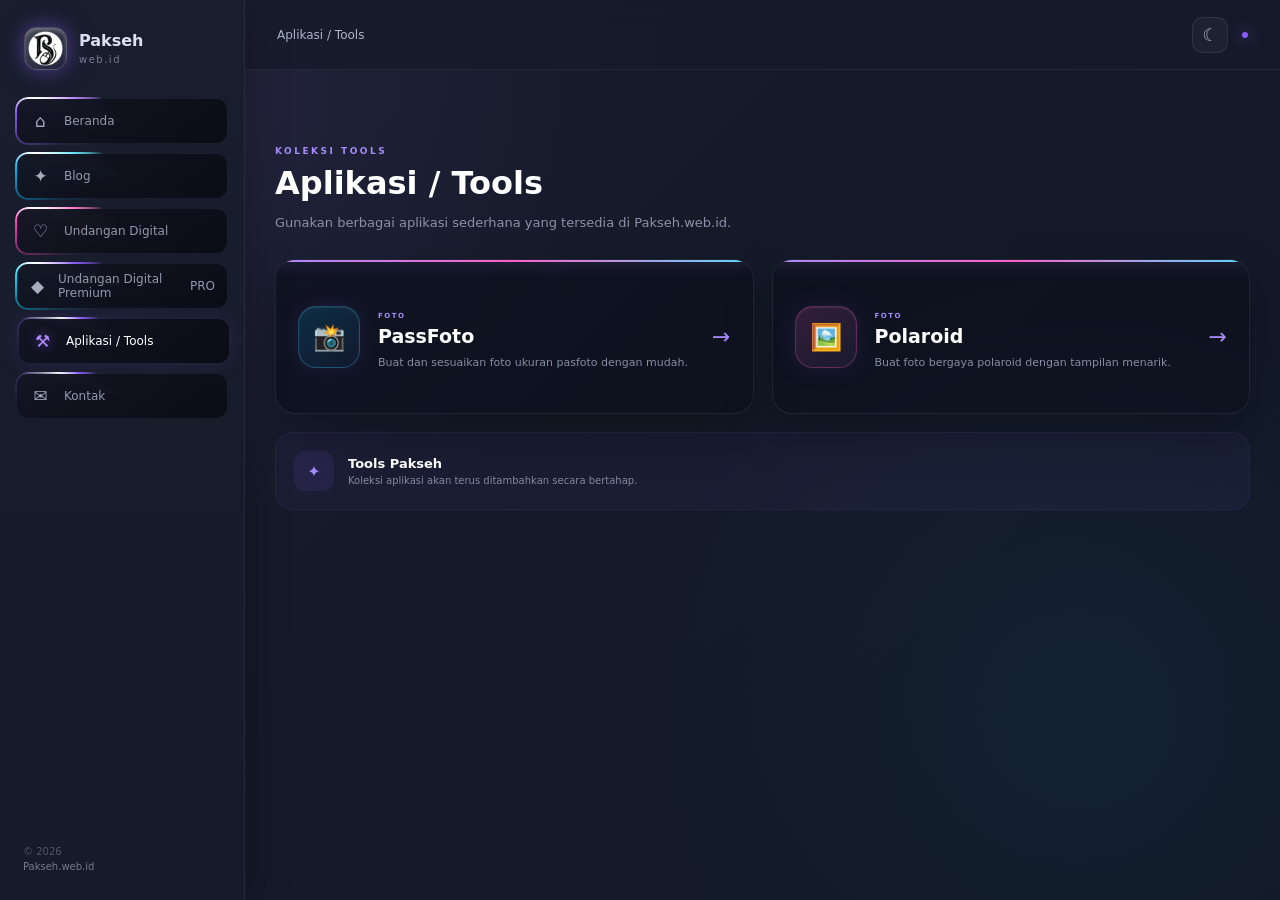
<file: tools.html>
<!DOCTYPE html>
<html lang="id">

<head>

    <meta charset="UTF-8">

    <meta
        name="viewport"
        content="width=device-width, initial-scale=1.0"
    >

    <title>Aplikasi / Tools - Pakseh.web.id</title>

    <link
        rel="stylesheet"
        href="style.css"
    >

</head>


<body>


<!-- =====================================================
     SIDEBAR
===================================================== -->

<aside class="sidebar">


    <!-- BRAND -->

    <div class="brand">

        <div class="brand-logo">

            <img
                src="assets/img/logo.png"
                alt="Pakseh"
            >

        </div>

        <div class="brand-text">

            <strong>
                Pakseh
            </strong>

            <span>
                web.id
            </span>

        </div>

    </div>


    <!-- MENU -->

    <nav class="menu">


        <!-- BERANDA -->

        <a
            href="index.html"
            class="menu-item"
        >

            <span class="menu-icon">
                ⌂
            </span>

            <span>
                Beranda
            </span>

        </a>


        <!-- BLOG -->

        <a
            href="blog.html"
            class="menu-item"
        >

            <span class="menu-icon">
                ✦
            </span>

            <span>
                Blog
            </span>

        </a>


        <!-- UNDANGAN -->

        <a
            href="https://pakseh.inveet.my.id/"
            class="menu-item"
        >

            <span class="menu-icon">
                ♡
            </span>

            <span>
                Undangan Digital
            </span>

        </a>


        <!-- PREMIUM -->

        <a
    href="premium.html"
    class="menu-item premium-menu"
>

            <span class="menu-icon premium-icon">
                ◆
            </span>

            <span>
                Undangan Digital Premium
            </span>

            <span class="premium-badge">
                PRO
            </span>

        </a>


        <!-- TOOLS -->

        <a
            href="tools.html"
            class="menu-item active"
        >

            <span class="menu-icon">
                ⚒
            </span>

            <span>
                Aplikasi / Tools
            </span>

        </a>

        <!-- KONTAK -->

<a
    href="kontak.html"
    class="menu-item"
>

    <span class="menu-icon">
        ✉
    </span>

    <span>
        Kontak
    </span>

</a>


    </nav>


    <!-- FOOTER -->

    <div class="sidebar-footer">

        <span>
            © 2026
        </span>

        <strong>
            Pakseh.web.id
        </strong>

    </div>


</aside>



<!-- =====================================================
     MAIN
===================================================== -->

<main class="main">


    <!-- TOPBAR -->

    <header class="topbar">

        <div class="topbar-title">
            Aplikasi / Tools
        </div>


        <div class="topbar-actions">

            <button
                class="theme-toggle"
                id="themeToggle"
                type="button"
            >
                ☾
            </button>

            <div class="topbar-dot"></div>

        </div>

    </header>



    <!-- =================================================
         CONTENT
    ================================================= -->

    <section class="content">


        <!-- PAGE HEADER -->

        <section class="tools-header">

            <div class="tools-label">
                KOLEKSI TOOLS
            </div>

            <h1>
                Aplikasi / Tools
            </h1>

            <p>
                Gunakan berbagai aplikasi sederhana
                yang tersedia di Pakseh.web.id.
            </p>

        </section>



        <!-- =================================================
             TOOLS GRID
        ================================================= -->

        <section class="tools-grid">


            <!-- =================================================
                 PASSFOTO
            ================================================= -->

            <a
                href="https://pakseh-app.github.io/pasfoto/"
                class="tool-card"
            >

                <div class="tool-icon passfoto-icon">
                    📸
                </div>


                <div class="tool-content">

                    <div class="tool-tag">
                        FOTO
                    </div>

                    <h2>
                        PassFoto
                    </h2>

                    <p>
                        Buat dan sesuaikan foto
                        ukuran pasfoto dengan mudah.
                    </p>

                </div>


                <div class="tool-arrow">
                    →
                </div>

            </a>



            <!-- =================================================
                 POLAROID
            ================================================= -->

            <a
                href="https://pakseh-app.github.io/polaroid/"
                class="tool-card"
            >

                <div class="tool-icon polaroid-icon">
                    🖼️
                </div>


                <div class="tool-content">

                    <div class="tool-tag">
                        FOTO
                    </div>

                    <h2>
                        Polaroid
                    </h2>

                    <p>
                        Buat foto bergaya polaroid
                        dengan tampilan menarik.
                    </p>

                </div>


                <div class="tool-arrow">
                    →
                </div>

            </a>


        </section>



        <!-- INFO -->

        <section class="tools-info">

            <div class="tools-info-icon">
                ✦
            </div>

            <div>

                <h3>
                    Tools Pakseh
                </h3>

                <p>
                    Koleksi aplikasi akan terus
                    ditambahkan secara bertahap.
                </p>

            </div>

        </section>


    </section>

</main>



<script src="script.js"></script>



<!-- =====================================================
     TOOLS PAGE STYLE
===================================================== -->

<style>

/* =====================================================
   HEADER
===================================================== */

.tools-header {

    padding:
        28px 0 25px;

}


.tools-label {

    font-size:
        9px;

    font-weight:
        800;

    letter-spacing:
        2.5px;

    color:
        #a78bfa;

    margin-bottom:
        8px;
}


.tools-header h1 {

    margin:
        0;

    font-size:
        32px;

    color:
        #ffffff;

}


.tools-header p {

    margin-top:
        10px;

    max-width:
        600px;

    color:
        #8992aa;

    font-size:
        13px;

    line-height:
        1.7;

}


/* =====================================================
   GRID
===================================================== */

.tools-grid {

    display:
        grid;

    grid-template-columns:
        repeat(2, minmax(0, 1fr));

    gap:
        18px;

}


/* =====================================================
   TOOL CARD
===================================================== */

.tool-card {

    position:
        relative;

    display:
        flex;

    align-items:
        center;

    gap:
        18px;

    min-height:
        155px;

    padding:
        22px;

    overflow:
        hidden;

    text-decoration:
        none;

    border-radius:
        20px;

    background:
        rgba(13,17,30,.78);

    border:
        1px solid
        rgba(255,255,255,.08);

    box-shadow:
        0 20px 45px
        rgba(0,0,0,.25);

    transition:
        transform .3s ease,
        box-shadow .3s ease,
        border-color .3s ease;

}


/* neon garis */

.tool-card::before {

    content:
        "";

    position:
        absolute;

    left:
        0;

    right:
        0;

    top:
        0;

    height:
        2px;

    background:
        linear-gradient(
            90deg,
            #a78bfa,
            #ff5fc7,
            #58d9ff
        );

    box-shadow:
        0 0 15px
        rgba(167,139,250,.7);

}


.tool-card:hover {

    transform:
        translateY(-5px);

    border-color:
        rgba(167,139,250,.35);

    box-shadow:
        0 25px 55px
        rgba(0,0,0,.35),

        0 0 35px
        rgba(139,92,246,.12);

}


/* =====================================================
   ICON
===================================================== */

.tool-icon {

    width:
        62px;

    height:
        62px;

    flex-shrink:
        0;

    display:
        flex;

    align-items:
        center;

    justify-content:
        center;

    border-radius:
        18px;

    font-size:
        26px;

    background:
        rgba(139,92,246,.12);

    border:
        1px solid
        rgba(167,139,250,.20);

    box-shadow:
        inset 0 1px 2px
        rgba(255,255,255,.10),

        0 0 25px
        rgba(139,92,246,.12);

}


.passfoto-icon {

    background:
        linear-gradient(
            145deg,
            rgba(0,190,255,.16),
            rgba(70,120,255,.06)
        );

    border-color:
        rgba(80,210,255,.25);

}


.polaroid-icon {

    background:
        linear-gradient(
            145deg,
            rgba(255,92,199,.16),
            rgba(167,139,250,.07)
        );

    border-color:
        rgba(255,92,199,.25);

}


/* =====================================================
   CONTENT
===================================================== */

.tool-content {

    min-width:
        0;

}


.tool-tag {

    display:
        inline-block;

    margin-bottom:
        5px;

    font-size:
        7px;

    font-weight:
        900;

    letter-spacing:
        1.5px;

    color:
        #a78bfa;

}


.tool-content h2 {

    margin:
        0;

    color:
        #ffffff;

    font-size:
        19px;

}


.tool-content p {

    margin:
        7px 0 0;

    color:
        #858ea5;

    font-size:
        11px;

    line-height:
        1.55;

}


/* =====================================================
   ARROW
===================================================== */

.tool-arrow {

    margin-left:
        auto;

    color:
        #a78bfa;

    font-size:
        22px;

    transition:
        transform .3s ease;

}


.tool-card:hover .tool-arrow {

    transform:
        translateX(5px);

}


/* =====================================================
   INFO
===================================================== */

.tools-info {

    display:
        flex;

    align-items:
        center;

    gap:
        14px;

    margin-top:
        18px;

    padding:
        18px;

    border-radius:
        18px;

    background:
        rgba(139,92,246,.05);

    border:
        1px solid
        rgba(139,92,246,.10);

}


.tools-info-icon {

    width:
        40px;

    height:
        40px;

    display:
        flex;

    align-items:
        center;

    justify-content:
        center;

    border-radius:
        12px;

    color:
        #a78bfa;

    background:
        rgba(139,92,246,.10);

}


.tools-info h3 {

    margin:
        0;

    font-size:
        13px;

    color:
        #ffffff;

}


.tools-info p {

    margin:
        4px 0 0;

    font-size:
        10px;

    color:
        #818ba2;

}


/* =====================================================
   LIGHT MODE
===================================================== */

body.light-theme .tools-header h1 {

    color:
        #202333;

}


body.light-theme .tools-header p {

    color:
        #687187;

}


body.light-theme .tool-card {

    background:
        rgba(255,255,255,.85);

    border-color:
        rgba(100,110,140,.10);

    box-shadow:
        0 15px 35px
        rgba(40,50,80,.08);

}


body.light-theme .tool-content h2 {

    color:
        #202333;

}


body.light-theme .tool-content p {

    color:
        #697287;

}


body.light-theme .tools-info {

    background:
        rgba(139,92,246,.04);

}


body.light-theme .tools-info h3 {

    color:
        #202333;

}


/* =====================================================
   MOBILE
===================================================== */

@media (max-width: 700px) {

    .tools-header {

        padding:
            20px 0 20px;

    }


    .tools-header h1 {

        font-size:
            27px;

    }


    .tools-header p {

        font-size:
            11px;

        line-height:
            1.6;

    }


    .tools-grid {

        grid-template-columns:
            1fr;

        gap:
            12px;

    }


    .tool-card {

        min-height:
            115px;

        padding:
            16px;

        border-radius:
            17px;

        gap:
            14px;

    }


    .tool-icon {

        width:
            52px;

        height:
            52px;

        border-radius:
            15px;

        font-size:
            22px;

    }


    .tool-content h2 {

        font-size:
            15px;

    }


    .tool-content p {

        font-size:
            10px;

    }


    .tool-arrow {

        font-size:
            19px;

    }

}

</style>


</body>

</html>
</file>
<file: style.css>
/* =========================================================
   PAKSEH.WEB.ID
   DARK 3D + SEMI NEON UI
   ========================================================= */

:root {
    --bg: #070910;
    --bg-soft: #0c0f18;

    --card: #10131f;
    --card-2: #0d101a;

    --text: #f5f7ff;
    --text-soft: #9299ad;
    --text-muted: #666d82;

    --purple: #8b5cf6;
    --purple-light: #b18cff;
    --blue: #06b6ff;
    --pink: #ff3eb5;
    --cyan: #00e5ff;

    --border: rgba(255,255,255,.08);

    --sidebar-width: 245px;

    --neon-angle: 0deg;
}


/* =========================================================
   RESET
   ========================================================= */

* {
    margin: 0;
    padding: 0;
    box-sizing: border-box;
}

html {
    scroll-behavior: smooth;
}

body {
    min-height: 100vh;

    color: var(--text);

    font-family:
        Inter,
        system-ui,
        -apple-system,
        BlinkMacSystemFont,
        "Segoe UI",
        sans-serif;

    background:
        radial-gradient(
            circle at 75% 10%,
            rgba(139,92,246,.10),
            transparent 30%
        ),
        radial-gradient(
            circle at 15% 85%,
            rgba(0,190,255,.07),
            transparent 28%
        ),
        var(--bg);

    overflow-x: hidden;
}

a {
    color: inherit;
    text-decoration: none;
}

button,
input,
textarea {
    font-family: inherit;
}


/* =========================================================
   NEON ANIMATION
   ========================================================= */

@property --neon-angle {
    syntax: "<angle>";
    initial-value: 0deg;
    inherits: false;
}

@keyframes neonRotate {
    from {
        --neon-angle: 0deg;
    }

    to {
        --neon-angle: 360deg;
    }
}


/* =========================================================
   SIDEBAR
   ========================================================= */

.sidebar {
    position: fixed;

    top: 0;
    left: 0;

    width: var(--sidebar-width);
    height: 100vh;

    padding: 24px 15px;

    display: flex;
    flex-direction: column;

    background:
        linear-gradient(
            180deg,
            rgba(13,15,25,.98),
            rgba(6,8,14,.99)
        );

    border-right:
        1px solid rgba(255,255,255,.06);

    box-shadow:
        15px 0 50px rgba(0,0,0,.30);

    z-index: 1000;
}


/* =========================================================
   BRAND
   ========================================================= */

.brand {
    display: flex;
    align-items: center;

    gap: 12px;

    padding:
        3px 9px 27px;
}

.brand-logo {
    width: 43px;
    height: 43px;

    display: flex;
    align-items: center;
    justify-content: center;

    border-radius: 13px;

    color: white;

    font-size: 21px;
    font-weight: 900;

    background:
        linear-gradient(
            145deg,
            #a78bfa,
            #5427ad
        );

    border:
        1px solid rgba(255,255,255,.14);

    box-shadow:
        inset 0 2px 3px rgba(255,255,255,.20),
        inset 0 -5px 10px rgba(0,0,0,.25),
        0 0 25px rgba(139,92,246,.20);
}

.brand-text {
    display: flex;
    flex-direction: column;

    line-height: 1.1;
}

.brand-text strong {
    font-size: 16px;
    font-weight: 750;
}

.brand-text span {
    margin-top: 4px;

    color: #777e93;

    font-size: 10px;

    letter-spacing: 1.5px;
}


/* =========================================================
   MENU
   ========================================================= */

.menu {
    display: flex;
    flex-direction: column;

    gap: 7px;
}


/*
   Menu item dibuat menggunakan 2 lapisan:

   ::before = background bagian dalam
   ::after  = garis neon bergerak
*/

.menu-item {
    position: relative;

    min-height: 48px;

    display: flex;
    align-items: center;

    gap: 12px;

    padding: 0 14px;

    border-radius: 13px;

    color: #9299ad;

    font-size: 12px;

    overflow: hidden;

    isolation: isolate;

    transition:
        color .25s ease,
        transform .25s ease;
}


/* neon border */

.menu-item::after {
    content: "";

    position: absolute;

    inset: 0;

    border-radius: inherit;

    background:
        conic-gradient(
            from var(--neon-angle),

            transparent 0deg,
            transparent 255deg,

            rgba(139,92,246,.04) 270deg,
            rgba(139,92,246,.25) 282deg,

            rgba(255,255,255,.95) 290deg,

            var(--neon-color,#8b5cf6) 298deg,

            rgba(139,92,246,.05) 312deg,

            transparent 330deg,
            transparent 360deg
        );

    animation:
        neonRotate 4s linear infinite;

    z-index: -2;
}


/* bagian dalam */

.menu-item::before {
    content: "";

    position: absolute;

    inset: 2px;

    border-radius: 11px;

    background:
        linear-gradient(
            145deg,
            rgba(18,21,34,.98),
            rgba(10,12,21,.98)
        );

    z-index: -1;
}


/* isi menu */

.menu-item > * {
    position: relative;

    z-index: 2;
}


/* warna masing-masing */

.menu-item:nth-child(1) {
    --neon-color: #8b5cf6;
}

.menu-item:nth-child(2) {
    --neon-color: #06b6ff;
}

.menu-item:nth-child(3) {
    --neon-color: #ff3eb5;
}

.menu-item:nth-child(4) {
    --neon-color: #8b5cf6;
}

.menu-item.active {
    color: white;

    transform:
        translateX(2px);

    filter:
        drop-shadow(
            0 0 10px
            rgba(139,92,246,.15)
        );
}

.menu-item:hover {
    color: white;

    transform:
        translateX(3px);
}


/* =========================================================
   MENU ICON
   ========================================================= */

.menu-icon {
    width: 23px;

    display: flex;
    align-items: center;
    justify-content: center;

    font-size: 17px;

    color: #a6adbf;

    transition:
        color .25s ease,
        text-shadow .25s ease;
}

.menu-item:hover .menu-icon,
.menu-item.active .menu-icon {
    color: #b18cff;

    text-shadow:
        0 0 12px rgba(139,92,246,.65);
}


/* =========================================================
   DIVIDER
   ========================================================= */

.menu-divider {
    height: 1px;

    margin:
        13px 7px;

    background:
        linear-gradient(
            90deg,
            transparent,
            rgba(255,255,255,.08),
            transparent
        );
}


/* =========================================================
   SIDEBAR FOOTER
   ========================================================= */

.sidebar-footer {
    margin-top: auto;

    padding:
        18px 8px 4px;

    display: flex;
    flex-direction: column;

    gap: 4px;

    color: #4e5569;

    font-size: 10px;
}

.sidebar-footer strong {
    color: #737a91;

    font-weight: 500;
}


/* =========================================================
   MAIN
   ========================================================= */

.main {
    min-height: 100vh;

    margin-left:
        var(--sidebar-width);
}


/* =========================================================
   TOPBAR
   ========================================================= */

.topbar {
    position: sticky;

    top: 0;

    height: 70px;

    display: flex;
    align-items: center;

    padding:
        0 32px;

    background:
        rgba(7,9,16,.72);

    backdrop-filter:
        blur(18px);

    border-bottom:
        1px solid rgba(255,255,255,.05);

    z-index: 500;
}

.topbar-title {
    color: #aeb5c8;

    font-size: 12px;
}

.topbar-actions {
    margin-left: auto;

    display: flex;
    align-items: center;

    gap: 14px;
}

.topbar-dot {
    width: 6px;
    height: 6px;

    border-radius: 50%;

    background: var(--purple);

    box-shadow:
        0 0 15px
        rgba(139,92,246,.9);
}


/* =========================================================
   THEME BUTTON
   ========================================================= */

.theme-toggle {
    width: 36px;
    height: 36px;

    display: flex;
    align-items: center;
    justify-content: center;

    border-radius: 11px;

    color: #aeb5c8;

    background:
        rgba(255,255,255,.035);

    border:
        1px solid rgba(255,255,255,.08);

    font-size: 17px;

    cursor: pointer;

    transition:
        .25s ease;
}

.theme-toggle:hover {
    color: white;

    border-color:
        rgba(139,92,246,.35);

    background:
        rgba(139,92,246,.12);

    box-shadow:
        0 0 20px
        rgba(139,92,246,.15);
}


/* =========================================================
   MOBILE MENU BUTTON
   ========================================================= */

.menu-toggle {
    display: none;

    width: 38px;
    height: 38px;

    border: 0;

    border-radius: 10px;

    color: white;

    background:
        rgba(255,255,255,.04);

    font-size: 20px;

    cursor: pointer;
}


/* =========================================================
   CONTENT
   ========================================================= */

.content {
    width:
        min(
            1100px,
            calc(100% - 60px)
        );

    margin:
        0 auto;

    padding:
        48px 0 60px;
}


/* =========================================================
   HERO
   ========================================================= */

.hero {
    position: relative;

    min-height: 390px;

    display: flex;
    flex-direction: column;

    align-items: center;
    justify-content: center;

    padding:
        55px 30px;

    text-align: center;

    border-radius: 28px;

    overflow: hidden;

    isolation: isolate;

    background:
        #0d101d;

    border:
        1px solid rgba(255,255,255,.06);

    box-shadow:
        0 25px 70px rgba(0,0,0,.35);
}


/* HERO NEON BORDER */

.hero::before {
    content: "";

    position: absolute;

    inset: 0;

    border-radius: inherit;

    background:
        conic-gradient(
            from var(--neon-angle),

            transparent 0deg,
            transparent 250deg,

            rgba(139,92,246,.05) 265deg,
            rgba(139,92,246,.35) 280deg,

            white 290deg,

            #8b5cf6 298deg,
            #06b6ff 305deg,

            rgba(6,182,255,.05) 320deg,

            transparent 335deg,
            transparent 360deg
        );

    animation:
        neonRotate 5s linear infinite;

    z-index: -2;
}


/* HERO INNER */

.hero::after {
    content: "";

    position: absolute;

    inset: 2px;

    border-radius: 26px;

    background:
        radial-gradient(
            circle at 20% 30%,
            rgba(139,92,246,.08),
            transparent 28%
        ),
        radial-gradient(
            circle at 85% 70%,
            rgba(0,180,255,.07),
            transparent 25%
        ),
        linear-gradient(
            145deg,
            #101321,
            #090b14
        );

    z-index: -1;
}


/* =========================================================
   HERO GLOW
   ========================================================= */

.hero-glow {
    position: absolute;

    width: 280px;
    height: 280px;

    border-radius: 50%;

    filter:
        blur(80px);

    opacity: .17;

    pointer-events: none;
}

.glow-one {
    top: -160px;
    right: -80px;

    background:
        var(--purple);
}

.glow-two {
    bottom: -170px;
    left: -80px;

    background:
        var(--blue);
}


/* =========================================================
   CUSTOM LOGO
   ========================================================= */

/* =====================================================
   LOGO UTAMA
   3D + NEON RING + MOVING LIGHT
===================================================== */

.custom-logo {

    --neon-angle: 0deg;

    position: relative;

    width: 150px;
    height: 150px;

    margin-bottom: 30px;

    padding: 9px;

    border-radius: 38px;

    background:
        linear-gradient(
            145deg,
            rgba(255,255,255,.18),
            rgba(255,255,255,.02)
        );

    border:
        1px solid
        rgba(255,255,255,.12);

    box-shadow:

        0 25px 60px
        rgba(0,0,0,.45),

        0 0 35px
        rgba(139,92,246,.35),

        0 0 70px
        rgba(139,92,246,.12);

    transform:
        perspective(600px)
        rotateX(5deg);

    z-index: 2;

    isolation: isolate;
}


/* =====================================================
   NEON RING BERGERAK
===================================================== */

.custom-logo::before {

    content: "";

    position: absolute;

    inset: -3px;

    border-radius: 41px;

    padding: 3px;

    background:

        conic-gradient(
            from var(--neon-angle),

            #6d28d9 0deg,

            #8b5cf6 35deg,

            #c084fc 70deg,

            #f472b6 110deg,

            #ff4fb3 145deg,

            #22d3ee 190deg,

            #38bdf8 230deg,

            #6366f1 280deg,

            #8b5cf6 325deg,

            #6d28d9 360deg
        );

    /*
       Membuat bagian tengah transparan
       sehingga hanya menjadi ring
    */

    -webkit-mask:
        linear-gradient(#000 0 0) content-box,
        linear-gradient(#000 0 0);

    -webkit-mask-composite:
        xor;

    mask:
        linear-gradient(#000 0 0) content-box,
        linear-gradient(#000 0 0);

    mask-composite:
        exclude;

    z-index: -1;

    filter:

        drop-shadow(
            0 0 5px
            rgba(139,92,246,.95)
        )

        drop-shadow(
            0 0 12px
            rgba(217,70,239,.75)
        )

        drop-shadow(
            0 0 22px
            rgba(34,211,238,.55)
        );

    animation:
        neonRingRotate
        4s
        linear
        infinite;
}


/* =====================================================
   CAHAYA BESAR DI LUAR RING
===================================================== */

.custom-logo::after {

    content: "";

    position: absolute;

    inset: -16px;

    border-radius: 52px;

    background:

        conic-gradient(
            from var(--neon-angle),

            transparent 0deg,

            rgba(139,92,246,.05) 45deg,

            rgba(139,92,246,.30) 90deg,

            rgba(255,92,199,.28) 150deg,

            rgba(34,211,238,.24) 210deg,

            transparent 280deg,

            transparent 360deg
        );

    filter:
        blur(14px);

    opacity:
        .85;

    z-index: -2;

    animation:
        neonGlowRotate
        4s
        linear
        infinite;
}


/* =====================================================
   LOGO INNER
===================================================== */

.logo-inner {

    position: relative;

    width: 100%;
    height: 100%;

    display: flex;

    align-items: center;
    justify-content: center;

    overflow: hidden;

    border-radius: 27px;

    background:
        #ffffff;

    box-shadow:

        inset 0 3px 4px
        rgba(255,255,255,.30),

        inset 0 -8px 14px
        rgba(0,0,0,.20),

        0 0 25px
        rgba(139,92,246,.25);
}


/* =====================================================
   GAMBAR LOGO
===================================================== */

.logo-inner img {

    width: 100%;
    height: 100%;

    display: block;

    object-fit: cover;

    border-radius: 27px;
}


/* =====================================================
   PANTULAN CAHAYA DI DALAM LOGO
   MUNCUL ± SETIAP 4 DETIK
===================================================== */

.logo-inner::after {

    content: "";

    position: absolute;

    top: -35%;

    left: -80%;

    width: 45%;

    height: 170%;

    background:

        linear-gradient(
            105deg,

            transparent 0%,

            rgba(255,255,255,.03) 30%,

            rgba(255,255,255,.95) 50%,

            rgba(255,255,255,.16) 65%,

            transparent 100%
        );

    transform:
        skewX(-20deg);

    filter:
        blur(3px);

    pointer-events: none;

    z-index: 5;

    animation:
        logoReflection
        4s
        ease-in-out
        infinite;
}


/* =====================================================
   RING BERPUTAR
===================================================== */

@keyframes neonRingRotate {

    from {
        --neon-angle: 0deg;
    }

    to {
        --neon-angle: 360deg;
    }

}


/* =====================================================
   GLOW BERPUTAR
===================================================== */

@keyframes neonGlowRotate {

    from {
        --neon-angle: 0deg;
    }

    to {
        --neon-angle: 360deg;
    }

}


/* =====================================================
   PANTULAN LOGO
===================================================== */

@keyframes logoReflection {

    0% {

        left: -80%;

        opacity: 0;
    }


    8% {

        opacity: .15;
    }


    25% {

        left: 140%;

        opacity: .95;
    }


    32% {

        left: 150%;

        opacity: 0;
    }


    100% {

        left: 150%;

        opacity: 0;
    }

}


/* =========================================================
   HERO TEXT
   ========================================================= */

.hero-content {
    position: relative;

    z-index: 3;
}

.welcome {
    margin-bottom: 11px;

    color: #9d72ff;

    font-size: 10px;
    font-weight: 800;

    letter-spacing: 3px;

    text-shadow:
        0 0 14px
        rgba(139,92,246,.40);
}

.hero h1 {
    color: white;

    font-size:
        clamp(
            34px,
            5vw,
            54px
        );

    line-height: 1;

    letter-spacing: -2px;
}

.hero h1 span {
    color: #a78bfa;

    text-shadow:
        0 0 20px
        rgba(139,92,246,.30);
}

.hero p {
    max-width: 600px;

    margin:
        20px auto 0;

    color: #858da2;

    font-size: 14px;

    line-height: 1.8;
}


/* =========================================================
   SECTION
   ========================================================= */

.quick-section {
    margin-top: 43px;
}

.section-heading small {
    color: #7566aa;

    font-size: 9px;
    font-weight: 800;

    letter-spacing: 2px;
}

.section-heading h2 {
    margin-top: 5px;

    color: white;

    font-size: 24px;

    letter-spacing: -.7px;
}


/* =========================================================
   QUICK GRID
   ========================================================= */

.quick-grid {
    display: grid;

    grid-template-columns:
        repeat(3, 1fr);

    gap: 17px;

    margin-top: 20px;
}


/* =========================================================
   QUICK CARD
   ========================================================= */

.quick-card {
    position: relative;

    min-height: 165px;

    display: flex;
    flex-direction: column;

    padding: 21px;

    border-radius: 19px;

    overflow: hidden;

    isolation: isolate;

    background:
        #0e111d;

    border:
        1px solid rgba(255,255,255,.06);

    box-shadow:
        0 18px 40px rgba(0,0,0,.25);

    transition:
        transform .25s ease,
        box-shadow .25s ease;
}


/* animated neon */

.quick-card::before {
    content: "";

    position: absolute;

    inset: 0;

    border-radius: inherit;

    background:
        conic-gradient(
            from var(--neon-angle),

            transparent 0deg,
            transparent 255deg,

            rgba(139,92,246,.04) 270deg,
            rgba(139,92,246,.35) 282deg,

            white 290deg,

            var(--neon-color,#8b5cf6) 298deg,

            rgba(139,92,246,.05) 315deg,

            transparent 330deg,
            transparent 360deg
        );

    animation:
        neonRotate 3.8s linear infinite;

    z-index: -2;
}


/* inner layer */

.quick-card::after {
    content: "";

    position: absolute;

    inset: 2px;

    border-radius: 17px;

    background:
        linear-gradient(
            145deg,
            #121522,
            #0a0d17
        );

    z-index: -1;
}


/* card colors */

.quick-card:nth-child(1) {
    --neon-color: #8b5cf6;
}

.quick-card:nth-child(2) {
    --neon-color: #ff3eb5;
}

.quick-card:nth-child(3) {
    --neon-color: #06b6ff;
}


/* hover */

.quick-card:hover {
    transform:
        translateY(-6px);

    box-shadow:
        0 25px 55px rgba(0,0,0,.35),
        0 0 35px rgba(139,92,246,.08);
}


/* =========================================================
   QUICK ICON
   ========================================================= */

.quick-icon {
    width: 45px;
    height: 45px;

    display: flex;
    align-items: center;
    justify-content: center;

    margin-bottom: 20px;

    border-radius: 13px;

    font-size: 19px;

    border:
        1px solid rgba(255,255,255,.08);

    box-shadow:
        inset 0 1px 2px
        rgba(255,255,255,.12),

        0 8px 20px
        rgba(0,0,0,.25);
}

.quick-icon.purple {
    color: #b18cff;

    background:
        rgba(139,92,246,.12);

    box-shadow:
        0 0 25px
        rgba(139,92,246,.12);
}

.quick-icon.pink {
    color: #ff67c5;

    background:
        rgba(255,62,181,.10);
}

.quick-icon.blue {
    color: #35c8ff;

    background:
        rgba(6,182,255,.10);
}


/* =========================================================
   QUICK TEXT
   ========================================================= */

.quick-info h3 {
    color: white;

    font-size: 14px;
    font-weight: 700;
}

.quick-info p {
    margin-top: 7px;

    color: #777f94;

    font-size: 11px;

    line-height: 1.6;
}


/* =========================================================
   ARROW
   ========================================================= */

.arrow {
    position: absolute;

    right: 18px;
    bottom: 18px;

    width: 35px;
    height: 35px;

    display: flex;
    align-items: center;
    justify-content: center;

    border-radius: 50%;

    color: #a78bfa;

    border:
        1px solid
        rgba(139,92,246,.20);

    background:
        rgba(139,92,246,.04);

    transition:
        .25s ease;
}

.quick-card:hover .arrow {
    color: white;

    background:
        rgba(139,92,246,.15);

    box-shadow:
        0 0 18px
        rgba(139,92,246,.18);

    transform:
        translateX(4px);
}


/* =========================================================
   INFO CARD
   ========================================================= */

.info-card {
    position: relative;

    display: flex;
    align-items: center;

    gap: 17px;

    margin-top: 32px;

    padding: 21px 23px;

    border-radius: 19px;

    overflow: hidden;

    isolation: isolate;

    background:
        #0d101a;

    border:
        1px solid rgba(255,255,255,.06);
}


/* neon */

.info-card::before {
    content: "";

    position: absolute;

    inset: 0;

    border-radius: inherit;

    background:
        conic-gradient(
            from var(--neon-angle),

            transparent 0deg,
            transparent 265deg,

            rgba(6,182,255,.05) 278deg,
            rgba(6,182,255,.35) 288deg,

            white 296deg,

            #06b6ff 303deg,

            transparent 320deg,
            transparent 360deg
        );

    animation:
        neonRotate 4.5s linear infinite;

    z-index: -2;
}

.info-card::after {
    content: "";

    position: absolute;

    inset: 2px;

    border-radius: 17px;

    background:
        linear-gradient(
            145deg,
            #111521,
            #0b0e17
        );

    z-index: -1;
}

.info-icon {
    width: 43px;
    height: 43px;

    flex-shrink: 0;

    display: flex;
    align-items: center;
    justify-content: center;

    border-radius: 12px;

    color: #35c8ff;

    background:
        rgba(6,182,255,.08);

    border:
        1px solid
        rgba(6,182,255,.15);

    box-shadow:
        0 0 20px
        rgba(6,182,255,.08);
}

.info-card h3 {
    color: white;

    font-size: 13px;
}

.info-card p {
    margin-top: 5px;

    color: #737b90;

    font-size: 11px;

    line-height: 1.7;
}


/* =========================================================
   SIDEBAR OVERLAY
   ========================================================= */

.sidebar-overlay {
    display: none;
}


/* =========================================================
   LIGHT THEME
   ========================================================= */

body.light-theme {

    --bg: #eef1f8;
    --bg-soft: #f7f8fc;

    --text: #171923;
    --text-soft: #687084;

    background:
        radial-gradient(
            circle at 75% 10%,
            rgba(139,92,246,.10),
            transparent 30%
        ),
        radial-gradient(
            circle at 15% 85%,
            rgba(0,190,255,.07),
            transparent 28%
        ),
        #eef1f8;
}


/* sidebar */

body.light-theme .sidebar {
    background:
        linear-gradient(
            180deg,
            #ffffff,
            #f2f4f9
        );

    border-right-color:
        rgba(20,25,40,.08);

    box-shadow:
        15px 0 45px
        rgba(30,40,70,.08);
}


/* topbar */

body.light-theme .topbar {
    background:
        rgba(245,247,251,.78);

    border-bottom-color:
        rgba(20,25,40,.07);
}

body.light-theme .topbar-title {
    color: #687084;
}


/* menu */

body.light-theme .menu-item {
    color: #70788c;
}

body.light-theme .menu-item::before {
    background:
        linear-gradient(
            145deg,
            #ffffff,
            #f4f5fa
        );
}

body.light-theme .menu-item:hover,
body.light-theme .menu-item.active {
    color: #242638;
}


/* hero */

body.light-theme .hero {
    background:
        #f5f6fa;

    box-shadow:
        0 25px 60px
        rgba(30,40,70,.10);
}

body.light-theme .hero::after {
    background:
        radial-gradient(
            circle at 20% 30%,
            rgba(139,92,246,.07),
            transparent 28%
        ),
        linear-gradient(
            145deg,
            #ffffff,
            #f2f4f9
        );
}

body.light-theme .hero h1 {
    color: #171923;
}

body.light-theme .hero p {
    color: #697184;
}


/* cards */

body.light-theme .quick-card {
    background:
        #f7f8fb;

    box-shadow:
        0 18px 40px
        rgba(30,40,70,.08);
}

body.light-theme .quick-card::after {
    background:
        linear-gradient(
            145deg,
            #ffffff,
            #f2f4f9
        );
}

body.light-theme .quick-info h3 {
    color: #202331;
}

body.light-theme .quick-info p {
    color: #737b8e;
}


/* info */

body.light-theme .info-card {
    background:
        #f7f8fb;

    box-shadow:
        0 15px 35px
        rgba(30,40,70,.08);
}

body.light-theme .info-card::after {
    background:
        linear-gradient(
            145deg,
            #ffffff,
            #f2f4f9
        );
}

body.light-theme .info-card h3 {
    color: #202331;
}


/* theme button */

body.light-theme .theme-toggle {
    color: #5e4b9b;

    background:
        rgba(139,92,246,.08);

    border-color:
        rgba(139,92,246,.14);
}


/* =========================================================
   TABLET
   ========================================================= */

@media (max-width: 900px) {

    :root {
        --sidebar-width: 220px;
    }

    .content {
        width:
            calc(100% - 40px);
    }

    .quick-grid {
        grid-template-columns:
            1fr;
    }

}


/* =========================================================
   MOBILE
   ========================================================= */

@media (max-width: 700px) {

    .sidebar {
        transform:
            translateX(-100%);

        transition:
            transform .3s ease;
    }

    .sidebar.open {
        transform:
            translateX(0);
    }

    .sidebar-overlay {
        position: fixed;

        inset: 0;

        background:
            rgba(0,0,0,.55);

        backdrop-filter:
            blur(3px);

        z-index: 900;
    }

    .sidebar-overlay.show {
        display: block;
    }

    .main {
        margin-left: 0;
    }

    .topbar {
        height: 64px;

        padding:
            0 17px;
    }

    .menu-toggle {
        display: flex;

        align-items: center;
        justify-content: center;
    }

    .content {
        width:
            calc(100% - 28px);

        padding:
            25px 0 45px;
    }

    .hero {
        min-height: 390px;

        padding:
            45px 20px;

        border-radius: 23px;
    }

    .custom-logo {
        width: 112px;
        height: 112px;

        padding: 7px;

        border-radius: 30px;
    }

    .logo-inner {
        border-radius: 23px;

        font-size: 47px;
    }

    .hero h1 {
        font-size: 34px;

        letter-spacing: -1.3px;
    }

    .hero p {
        font-size: 12px;
    }

    .quick-grid {
        gap: 14px;
    }

    .quick-card {
        min-height: 145px;
    }

    .info-card {
        align-items: flex-start;
    }

}


/* =========================================================
   SMALL MOBILE
   ========================================================= */

@media (max-width: 400px) {

    .hero {
        padding:
            38px 17px;
    }

    .hero h1 {
        font-size: 29px;
    }

    .hero p {
        font-size: 11px;
    }

    .custom-logo {
        width: 100px;
        height: 100px;
    }

    .logo-inner {
        font-size: 42px;
    }

}

/* =========================================================
   COLOR BOOST
   PAKSEH.WEB.ID
   Purple + Pink + Cyan + Blue
   ========================================================= */


/* =========================================================
   BACKGROUND COLOR
   ========================================================= */

body {
    background:
        radial-gradient(
            circle at 15% 15%,
            rgba(139, 92, 246, .16),
            transparent 28%
        ),
        radial-gradient(
            circle at 85% 20%,
            rgba(0, 174, 255, .12),
            transparent 28%
        ),
        radial-gradient(
            circle at 55% 90%,
            rgba(255, 0, 174, .09),
            transparent 30%
        ),
        #060810;
}


/* =========================================================
   SIDEBAR COLOR
   ========================================================= */

.sidebar {
    background:
        radial-gradient(
            circle at 30% 10%,
            rgba(139,92,246,.12),
            transparent 30%
        ),
        radial-gradient(
            circle at 90% 55%,
            rgba(0,190,255,.07),
            transparent 30%
        ),
        linear-gradient(
            180deg,
            #0b0d18,
            #05070d
        );
}


/* =========================================================
   BRAND LOGO
   ========================================================= */

.brand-logo {
    background:
        linear-gradient(
            135deg,
            #b66cff 0%,
            #7138e8 45%,
            #4b1bb8 100%
        );

    box-shadow:
        inset 0 2px 4px rgba(255,255,255,.28),
        inset 0 -7px 12px rgba(0,0,0,.30),
        0 0 18px rgba(139,92,246,.35),
        0 0 40px rgba(139,92,246,.12);
}


/* =========================================================
   MENU - LEBIH BERWARNA
   ========================================================= */

.menu-item:nth-child(1)::after {
    background:
        conic-gradient(
            from var(--neon-angle),
            transparent 0deg,
            transparent 230deg,
            rgba(139,92,246,.10) 250deg,
            #8b5cf6 275deg,
            #ffffff 285deg,
            #c084fc 295deg,
            transparent 320deg,
            transparent 360deg
        );
}

.menu-item:nth-child(2)::after {
    background:
        conic-gradient(
            from var(--neon-angle),
            transparent 0deg,
            transparent 230deg,
            rgba(0,190,255,.10) 250deg,
            #06b6ff 275deg,
            #ffffff 285deg,
            #67e8f9 295deg,
            transparent 320deg,
            transparent 360deg
        );
}

.menu-item:nth-child(3)::after {
    background:
        conic-gradient(
            from var(--neon-angle),
            transparent 0deg,
            transparent 230deg,
            rgba(255,62,181,.10) 250deg,
            #ff3eb5 275deg,
            #ffffff 285deg,
            #fb7acb 295deg,
            transparent 320deg,
            transparent 360deg
        );
}

.menu-item:nth-child(4)::after {
    background:
        conic-gradient(
            from var(--neon-angle),
            transparent 0deg,
            transparent 230deg,
            rgba(0,229,255,.10) 250deg,
            #00d9ff 275deg,
            #ffffff 285deg,
            #8b5cf6 295deg,
            transparent 320deg,
            transparent 360deg
        );
}


/* =========================================================
   HERO - LEBIH HIDUP
   ========================================================= */

.hero {
    background:
        radial-gradient(
            circle at 15% 20%,
            rgba(139,92,246,.20),
            transparent 30%
        ),
        radial-gradient(
            circle at 85% 30%,
            rgba(0,174,255,.16),
            transparent 28%
        ),
        radial-gradient(
            circle at 55% 100%,
            rgba(255,0,174,.10),
            transparent 32%
        ),
        #0b0e1a;

    box-shadow:
        0 30px 80px rgba(0,0,0,.45),
        0 0 50px rgba(91,33,182,.08);
}


/* HERO BORDER */

.hero::before {
    background:
        conic-gradient(
            from var(--neon-angle),

            transparent 0deg,
            transparent 210deg,

            rgba(139,92,246,.08) 225deg,
            #7c3aed 250deg,

            #c084fc 270deg,

            #ffffff 282deg,

            #ff3eb5 292deg,

            #06b6ff 304deg,

            #00e5ff 318deg,

            rgba(0,229,255,.08) 330deg,

            transparent 345deg,
            transparent 360deg
        );

    animation:
        neonRotate 4s linear infinite;

    filter:
        drop-shadow(0 0 8px rgba(139,92,246,.7))
        drop-shadow(0 0 15px rgba(0,190,255,.35));
}


/* =========================================================
   HERO LOGO GLOW
   ========================================================= */

.custom-logo {
    background:
        linear-gradient(
            145deg,
            rgba(255,255,255,.20),
            rgba(139,92,246,.06)
        );

    box-shadow:
        0 25px 60px rgba(0,0,0,.45),
        0 0 25px rgba(139,92,246,.45),
        0 0 55px rgba(139,92,246,.20);
}

.logo-inner {
    background:
        linear-gradient(
            135deg,
            #d19cff 0%,
            #9b5cff 25%,
            #7138e8 55%,
            #4b1bb8 100%
        );

    box-shadow:
        inset 0 3px 5px rgba(255,255,255,.30),
        inset 0 -10px 18px rgba(0,0,0,.30),
        0 0 25px rgba(139,92,246,.55),
        0 0 55px rgba(139,92,246,.22);
}


/* =========================================================
   WEBSITE TITLE
   ========================================================= */

.hero h1 span {
    background:
        linear-gradient(
            90deg,
            #b68cff,
            #d68cff,
            #ff5cc8,
            #57d9ff
        );

    -webkit-background-clip: text;
    background-clip: text;

    -webkit-text-fill-color: transparent;

    filter:
        drop-shadow(
            0 0 12px
            rgba(139,92,246,.30)
        );
}


/* =========================================================
   SECTION TITLE
   ========================================================= */

.section-heading small {
    color: #a879ff;

    text-shadow:
        0 0 12px rgba(139,92,246,.55);
}

.section-heading h2 {
    text-shadow:
        0 0 18px rgba(139,92,246,.15);
}


/* =========================================================
   QUICK CARD
   ========================================================= */

.quick-card {
    background:
        radial-gradient(
            circle at 15% 15%,
            rgba(139,92,246,.10),
            transparent 35%
        ),
        #0c101c;
}


/* CARD 1 */

.quick-card:nth-child(1)::before {
    background:
        conic-gradient(
            from var(--neon-angle),

            transparent 0deg,
            transparent 220deg,

            rgba(139,92,246,.08) 235deg,
            #7138e8 255deg,
            #a855f7 270deg,
            #ffffff 280deg,
            #c084fc 292deg,

            transparent 320deg,
            transparent 360deg
        );

    filter:
        drop-shadow(
            0 0 7px
            rgba(139,92,246,.85)
        );
}


/* CARD 2 */

.quick-card:nth-child(2) {
    background:
        radial-gradient(
            circle at 85% 15%,
            rgba(255,62,181,.13),
            transparent 35%
        ),
        #0c101c;
}

.quick-card:nth-child(2)::before {
    background:
        conic-gradient(
            from var(--neon-angle),

            transparent 0deg,
            transparent 220deg,

            rgba(255,62,181,.08) 235deg,
            #ec198e 255deg,
            #ff4fbc 270deg,
            #ffffff 280deg,
            #ff91d5 292deg,

            transparent 320deg,
            transparent 360deg
        );

    filter:
        drop-shadow(
            0 0 7px
            rgba(255,62,181,.85)
        );
}


/* CARD 3 */

.quick-card:nth-child(3) {
    background:
        radial-gradient(
            circle at 85% 15%,
            rgba(0,190,255,.13),
            transparent 35%
        ),
        #0c101c;
}

.quick-card:nth-child(3)::before {
    background:
        conic-gradient(
            from var(--neon-angle),

            transparent 0deg,
            transparent 220deg,

            rgba(0,190,255,.08) 235deg,
            #008cff 255deg,
            #06d9ff 270deg,
            #ffffff 280deg,
            #66e9ff 292deg,

            transparent 320deg,
            transparent 360deg
        );

    filter:
        drop-shadow(
            0 0 7px
            rgba(0,190,255,.90)
        );
}


/* =========================================================
   ICON COLORS
   ========================================================= */

.quick-card:nth-child(1) .quick-icon {
    color: #bd91ff;

    background:
        linear-gradient(
            145deg,
            rgba(139,92,246,.20),
            rgba(93,44,180,.08)
        );

    border-color:
        rgba(139,92,246,.25);

    box-shadow:
        0 0 20px rgba(139,92,246,.15);
}

.quick-card:nth-child(2) .quick-icon {
    color: #ff70c7;

    background:
        linear-gradient(
            145deg,
            rgba(255,62,181,.20),
            rgba(170,25,110,.08)
        );

    border-color:
        rgba(255,62,181,.25);

    box-shadow:
        0 0 20px rgba(255,62,181,.15);
}

.quick-card:nth-child(3) .quick-icon {
    color: #4bdcff;

    background:
        linear-gradient(
            145deg,
            rgba(0,190,255,.20),
            rgba(0,90,180,.08)
        );

    border-color:
        rgba(0,190,255,.25);

    box-shadow:
        0 0 20px rgba(0,190,255,.15);
}


/* =========================================================
   INFO CARD
   ========================================================= */

.info-card {
    background:
        radial-gradient(
            circle at 15% 50%,
            rgba(0,190,255,.10),
            transparent 35%
        ),
        #0b1019;
}

.info-card::before {
    background:
        conic-gradient(
            from var(--neon-angle),

            transparent 0deg,
            transparent 220deg,

            rgba(0,190,255,.08) 240deg,
            #008cff 260deg,
            #06d9ff 275deg,
            #ffffff 285deg,
            #a855f7 300deg,

            transparent 325deg,
            transparent 360deg
        );

    filter:
        drop-shadow(
            0 0 8px
            rgba(0,190,255,.75)
        );
}


/* =========================================================
   INFO ICON
   ========================================================= */

.info-icon {
    color: #5be4ff;

    background:
        linear-gradient(
            145deg,
            rgba(0,190,255,.18),
            rgba(0,100,180,.07)
        );

    border-color:
        rgba(0,190,255,.25);

    box-shadow:
        0 0 25px
        rgba(0,190,255,.15);
}


/* =========================================================
   ARROW
   ========================================================= */

.quick-card:nth-child(1) .arrow {
    color: #b68cff;

    border-color:
        rgba(139,92,246,.30);
}

.quick-card:nth-child(2) .arrow {
    color: #ff70c7;

    border-color:
        rgba(255,62,181,.30);
}

.quick-card:nth-child(3) .arrow {
    color: #4bdcff;

    border-color:
        rgba(0,190,255,.30);
}


/* =========================================================
   EXTRA FLOATING GLOW
   ========================================================= */

.hero-glow {
    opacity: .24;

    filter:
        blur(90px);
}

.glow-one {
    background:
        linear-gradient(
            135deg,
            #8b5cf6,
            #ff3eb5
        );
}

.glow-two {
    background:
        linear-gradient(
            135deg,
            #06b6ff,
            #8b5cf6
        );
}


/* =========================================================
   NEON LINE BOTTOM
   ========================================================= */

.hero {
    box-shadow:
        0 30px 80px rgba(0,0,0,.45),
        0 0 45px rgba(139,92,246,.08);
}


/* =========================================================
   HOVER GLOW
   ========================================================= */

.quick-card:nth-child(1):hover {
    box-shadow:
        0 25px 55px rgba(0,0,0,.40),
        0 0 35px rgba(139,92,246,.16);
}

.quick-card:nth-child(2):hover {
    box-shadow:
        0 25px 55px rgba(0,0,0,.40),
        0 0 35px rgba(255,62,181,.14);
}

.quick-card:nth-child(3):hover {
    box-shadow:
        0 25px 55px rgba(0,0,0,.40),
        0 0 35px rgba(0,190,255,.15);
}

/* =====================================================
   LOGO GAMBAR PAKSEH
===================================================== */

.logo-inner {
    overflow: hidden;

    padding: 0;

    background: #ffffff;

    position: relative;
}

.logo-inner img {
    width: 100%;
    height: 100%;

    display: block;

    object-fit: cover;

    border-radius: inherit;
}


/* Glow tambahan */

.custom-logo::after {
    content: "";

    position: absolute;

    inset: -18px;

    border-radius: 45px;

    background:
        radial-gradient(
            circle,
            rgba(139,92,246,.28),
            transparent 65%
        );

    filter: blur(18px);

    z-index: -1;

    pointer-events: none;
}

/* =====================================================
   LOGO LIGHT REFLECTION
   Pantulan cahaya setiap ±4 detik
===================================================== */

.logo-inner {
    position: relative;
    overflow: hidden;
}


/* cahaya pantulan */

.logo-inner::after {
    content: "";

    position: absolute;

    top: -30%;
    left: -75%;

    width: 45%;
    height: 160%;

    background:
        linear-gradient(
            105deg,
            transparent 0%,
            rgba(255,255,255,0.03) 30%,
            rgba(255,255,255,0.85) 50%,
            rgba(255,255,255,0.12) 65%,
            transparent 100%
        );

    transform:
        skewX(-20deg);

    filter:
        blur(3px);

    pointer-events: none;

    z-index: 5;

    animation:
        logoReflection 4s ease-in-out infinite;
}


/* =====================================================
   ANIMASI PANTULAN
===================================================== */

@keyframes logoReflection {

    /* awal */
    0% {
        left: -75%;
        opacity: 0;
    }

    /* mulai muncul */
    8% {
        opacity: .15;
    }

    /* cahaya menyapu logo */
    25% {
        left: 135%;
        opacity: .9;
    }

    /* menghilang */
    32% {
        left: 145%;
        opacity: 0;
    }

    /* menunggu sampai siklus berikutnya */
    100% {
        left: 145%;
        opacity: 0;
    }

}

/* =====================================================
   SIDEBAR LOGO - SAMA DENGAN LOGO UTAMA
===================================================== */

.brand-logo {
    position: relative;

    width: 43px;
    height: 43px;

    flex-shrink: 0;

    padding: 3px;

    overflow: hidden;

    border-radius: 13px;

    background:
        linear-gradient(
            145deg,
            rgba(255,255,255,.20),
            rgba(139,92,246,.08)
        );

    border:
        1px solid
        rgba(255,255,255,.15);

    box-shadow:
        inset 0 2px 3px
        rgba(255,255,255,.25),

        0 0 18px
        rgba(139,92,246,.40),

        0 0 35px
        rgba(139,92,246,.15);

    isolation: isolate;
}


/* gambar logo */

.brand-logo img {
    width: 100%;
    height: 100%;

    display: block;

    object-fit: cover;

    border-radius: 10px;
}


/* =====================================================
   PANTULAN CAHAYA SIDEBAR
===================================================== */

.brand-logo::after {
    content: "";

    position: absolute;

    top: -40%;
    left: -90%;

    width: 45%;
    height: 180%;

    background:
        linear-gradient(
            105deg,
            transparent 0%,
            rgba(255,255,255,.04) 30%,
            rgba(255,255,255,.90) 50%,
            rgba(255,255,255,.12) 65%,
            transparent 100%
        );

    transform:
        skewX(-20deg);

    filter:
        blur(2px);

    pointer-events: none;

    z-index: 5;

    animation:
        sidebarLogoReflection 4s ease-in-out infinite;
}


/* =====================================================
   ANIMASI
===================================================== */

@keyframes sidebarLogoReflection {

    0% {
        left: -90%;
        opacity: 0;
    }

    8% {
        opacity: .15;
    }

    25% {
        left: 140%;
        opacity: .9;
    }

    32% {
        left: 150%;
        opacity: 0;
    }

    100% {
        left: 150%;
        opacity: 0;
    }

}

/* =====================================================
   PAKSEH.WEB.ID
   3D FLIP PER HURUF
   KIRI → KANAN
   INTERVAL 5 DETIK
===================================================== */

.animated-brand {
    display: flex;
    align-items: center;
    justify-content: center;

    white-space: nowrap;

    perspective: 1200px;
    -webkit-perspective: 1200px;

    transform-style: preserve-3d;
    -webkit-transform-style: preserve-3d;
}


/* =====================================================
   SETIAP HURUF
===================================================== */

.animated-brand .letter {

    display: inline-block;

    position: relative;

    transform-origin: center center;
    -webkit-transform-origin: center center;

    transform-style: preserve-3d;
    -webkit-transform-style: preserve-3d;

    backface-visibility: hidden;
    -webkit-backface-visibility: hidden;

    will-change: transform;

    animation:
        letterFlip 5s
        cubic-bezier(.22,.61,.36,1)
        infinite;

    -webkit-animation:
        letterFlip 5s
        cubic-bezier(.22,.61,.36,1)
        infinite;
}


/* =====================================================
   PAKSEH = PUTIH
===================================================== */

.animated-brand .letter.white {

    color: #ffffff !important;

    background: none !important;

    -webkit-background-clip: initial !important;
    background-clip: initial !important;

    -webkit-text-fill-color: #ffffff !important;

    text-shadow:
        0 0 8px rgba(255,255,255,.08);
}


/* =====================================================
   .WEB = UNGU / PINK
===================================================== */

.animated-brand .letter.purple {

    background:
        linear-gradient(
            90deg,
            #a78bfa,
            #c084fc,
            #d084ff
        );

    -webkit-background-clip: text;
    background-clip: text;

    -webkit-text-fill-color: transparent;
}


/* =====================================================
   .ID = PINK
===================================================== */

.animated-brand .letter.pink {

    background:
        linear-gradient(
            90deg,
            #d946ef,
            #ff5fc7
        );

    -webkit-background-clip: text;
    background-clip: text;

    -webkit-text-fill-color: transparent;
}


/* =====================================================
   D = CYAN
===================================================== */

.animated-brand .letter.blue {

    background:
        linear-gradient(
            90deg,
            #ff5fc7,
            #58d9ff
        );

    -webkit-background-clip: text;
    background-clip: text;

    -webkit-text-fill-color: transparent;
}


/* =====================================================
   ANIMASI FLIP
===================================================== */

@keyframes letterFlip {

    0% {
        transform: rotateY(0deg) translateZ(0);
    }

    2% {
        transform: rotateY(0deg) translateZ(0);
    }

    5% {
        transform: rotateY(90deg) translateZ(10px);
    }

    8% {
        transform: rotateY(180deg) translateZ(0);
    }

    11% {
        transform: rotateY(360deg) translateZ(0);
    }

    18% {
        transform: rotateY(360deg) translateZ(0);
    }

    100% {
        transform: rotateY(360deg) translateZ(0);
    }
}


@-webkit-keyframes letterFlip {

    0% {
        -webkit-transform:
            rotateY(0deg)
            translateZ(0);
    }

    2% {
        -webkit-transform:
            rotateY(0deg)
            translateZ(0);
    }

    5% {
        -webkit-transform:
            rotateY(90deg)
            translateZ(10px);
    }

    8% {
        -webkit-transform:
            rotateY(180deg)
            translateZ(0);
    }

    11% {
        -webkit-transform:
            rotateY(360deg)
            translateZ(0);
    }

    18% {
        -webkit-transform:
            rotateY(360deg)
            translateZ(0);
    }

    100% {
        -webkit-transform:
            rotateY(360deg)
            translateZ(0);
    }
}


/* =====================================================
   URUTAN KIRI → KANAN
===================================================== */

.animated-brand .letter:nth-child(1) {
    animation-delay: 0s;
    -webkit-animation-delay: 0s;
}

.animated-brand .letter:nth-child(2) {
    animation-delay: .10s;
    -webkit-animation-delay: .10s;
}

.animated-brand .letter:nth-child(3) {
    animation-delay: .20s;
    -webkit-animation-delay: .20s;
}

.animated-brand .letter:nth-child(4) {
    animation-delay: .30s;
    -webkit-animation-delay: .30s;
}

.animated-brand .letter:nth-child(5) {
    animation-delay: .40s;
    -webkit-animation-delay: .40s;
}

.animated-brand .letter:nth-child(6) {
    animation-delay: .50s;
    -webkit-animation-delay: .50s;
}

.animated-brand .letter:nth-child(7) {
    animation-delay: .60s;
    -webkit-animation-delay: .60s;
}

.animated-brand .letter:nth-child(8) {
    animation-delay: .70s;
    -webkit-animation-delay: .70s;
}

.animated-brand .letter:nth-child(9) {
    animation-delay: .80s;
    -webkit-animation-delay: .80s;
}

.animated-brand .letter:nth-child(10) {
    animation-delay: .90s;
    -webkit-animation-delay: .90s;
}

.animated-brand .letter:nth-child(11) {
    animation-delay: 1s;
    -webkit-animation-delay: 1s;
}

.animated-brand .letter:nth-child(12) {
    animation-delay: 1.10s;
    -webkit-animation-delay: 1.10s;
}

.animated-brand .letter:nth-child(13) {
    animation-delay: 1.20s;
    -webkit-animation-delay: 1.20s;
}


/* =====================================================
   MOBILE
===================================================== */

@media (max-width: 600px) {

    .animated-brand {

        perspective: 900px;
        -webkit-perspective: 900px;

        font-size:
            clamp(28px, 9vw, 48px);
    }


    .animated-brand .letter {

        transform-style: preserve-3d;
        -webkit-transform-style: preserve-3d;

        backface-visibility: visible;
        -webkit-backface-visibility: visible;
    }

}

/* =====================================================
   URUTAN FLIP
===================================================== */

.letter:nth-child(1) {
    animation-delay: 0s;
}

.letter:nth-child(2) {
    animation-delay: .10s;
}

.letter:nth-child(3) {
    animation-delay: .20s;
}

.letter:nth-child(4) {
    animation-delay: .30s;
}

.letter:nth-child(5) {
    animation-delay: .40s;
}

.letter:nth-child(6) {
    animation-delay: .50s;
}

.letter:nth-child(7) {
    animation-delay: .60s;
}

.letter:nth-child(8) {
    animation-delay: .70s;
}

.letter:nth-child(9) {
    animation-delay: .80s;
}

.letter:nth-child(10) {
    animation-delay: .90s;
}

.letter:nth-child(11) {
    animation-delay: 1s;
}

.letter:nth-child(12) {
    animation-delay: 1.10s;
}

.letter:nth-child(13) {
    animation-delay: 1.20s;
}

/* =====================================================
   WARNA PAKSEH = PUTIH
   FLIP TETAP AKTIF
===================================================== */

.animated-brand .letter.white {
    color: #ffffff !important;

    background: none !important;

    -webkit-background-clip: initial !important;
    background-clip: initial !important;

    -webkit-text-fill-color: #ffffff !important;

    text-shadow:
        0 0 8px rgba(255,255,255,.10);
}

/* =====================================================
   MOBILE UI FIX
   PAKSEH.WEB.ID
===================================================== */

@media (max-width: 600px) {

    /* =================================================
       BODY
    ================================================= */

    body {
        overflow-x: hidden;
    }


    /* =================================================
       MAIN
    ================================================= */

    .main {
        width: 100%;
        min-width: 0;
    }


    .content {
        width: 100%;
        padding:
            18px 14px 40px;
    }


    /* =================================================
       TOPBAR
    ================================================= */

    .topbar {
        height: 62px;

        padding:
            0 15px;
    }


    .topbar-title {
        font-size: 12px;
    }


    .theme-toggle {
        width: 38px;
        height: 38px;
    }


    /* =================================================
       HERO MOBILE
    ================================================= */

    .hero {

        min-height: 360px;

        height: auto;

        padding:
            42px 18px 38px;

        border-radius: 22px;

        display: flex;

        flex-direction: column;

        align-items: center;

        justify-content: center;

        text-align: center;

        overflow: hidden;
    }


    /* =================================================
       HERO GLOW
    ================================================= */

    .hero-glow {
        opacity: .55;

        filter: blur(45px);
    }


    .glow-one {
        width: 180px;
        height: 180px;
    }


    .glow-two {
        width: 160px;
        height: 160px;
    }


    /* =================================================
       LOGO MOBILE
    ================================================= */

    .custom-logo {

        width: 108px;
        height: 108px;

        margin-bottom: 24px;

        padding: 7px;

        border-radius: 28px;

        box-shadow:
            0 18px 35px
            rgba(0,0,0,.22),

            0 0 28px
            rgba(139,92,246,.30);
    }


    .logo-inner {
        border-radius: 21px;
    }


    .logo-inner img {
        border-radius: 20px;
    }


    /* =================================================
       WELCOME
    ================================================= */

    .welcome {

        font-size: 9px;

        letter-spacing:
            2.5px;

        margin-bottom: 10px;
    }


    /* =================================================
       BRAND TITLE
    ================================================= */

    .animated-brand {

        width: 100%;

        justify-content: center;

        font-size:
            clamp(
                27px,
                9.5vw,
                42px
            );

        line-height: 1;

        letter-spacing:
            -1px;

        perspective:
            900px;

        -webkit-perspective:
            900px;

        transform:
            translateZ(0);
    }


    /*
       Karena setiap huruf adalah span,
       jangan biarkan spacing melebar.
    */

    .animated-brand .letter {

        margin: 0;

        padding: 0;

        letter-spacing:
            -1px;
    }


    /* =================================================
       HERO DESCRIPTION
    ================================================= */

    .hero-content p {

        max-width:
            320px;

        margin:
            18px auto 0;

        font-size:
            11px;

        line-height:
            1.7;
    }


    /* =================================================
       QUICK SECTION
    ================================================= */

    .quick-section {

        margin-top:
            30px;
    }


    .section-heading {

        margin-bottom:
            15px;
    }


    .section-heading small {

        font-size:
            8px;

        letter-spacing:
            2px;
    }


    .section-heading h2 {

        margin-top:
            5px;

        font-size:
            25px;

        line-height:
            1.1;
    }


    /* =================================================
       QUICK GRID
    ================================================= */

    .quick-grid {

        display:
            grid;

        grid-template-columns:
            1fr;

        gap:
            12px;
    }


    /* =================================================
       QUICK CARD
    ================================================= */

    .quick-card {

        min-height:
            105px;

        padding:
            17px;

        border-radius:
            17px;
    }


    .quick-icon {

        width:
            45px;

        height:
            45px;

        flex-shrink:
            0;

        border-radius:
            13px;

        font-size:
            18px;
    }


    .quick-info {

        min-width:
            0;

        padding-right:
            25px;
    }


    .quick-info h3 {

        font-size:
            13px;

        line-height:
            1.3;
    }


    .quick-info p {

        margin-top:
            5px;

        font-size:
            10px;

        line-height:
            1.5;
    }


    .arrow {

        font-size:
            18px;
    }


    /* =================================================
       PREMIUM CARD
    ================================================= */

    .premium-card {

        min-height:
            105px;
    }


    .premium-label {

        top:
            12px;

        right:
            12px;
    }


    /* =================================================
       INFO CARD
    ================================================= */

    .info-card {

        margin-top:
            14px;

        padding:
            18px;

        border-radius:
            17px;
    }


    .info-card h3 {

        font-size:
            13px;
    }


    .info-card p {

        font-size:
            10px;

        line-height:
            1.6;
    }


    /* =================================================
       LIGHT THEME - MOBILE
    ================================================= */

    body.light-theme {

        color:
            #202333;
    }


    body.light-theme .topbar {

        background:
            rgba(248,249,253,.92);
    }


    body.light-theme .topbar-title {

        color:
            #566078;
    }


    body.light-theme .hero {

        background:

            radial-gradient(
                circle at 15% 15%,
                rgba(139,92,246,.10),
                transparent 35%
            ),

            radial-gradient(
                circle at 90% 80%,
                rgba(0,190,255,.08),
                transparent 35%
            ),

            #f9faff;

        box-shadow:
            0 20px 45px
            rgba(40,50,80,.10);
    }


    body.light-theme .hero-content h1 {

        color:
            #171923;
    }


    body.light-theme .hero-content p {

        color:
            #687187;
    }


    body.light-theme .section-heading h2 {

        color:
            #202333;
    }


    body.light-theme .quick-card {

        background:
            rgba(255,255,255,.82);

        border:
            1px solid
            rgba(100,110,140,.10);

        box-shadow:
            0 12px 30px
            rgba(40,50,80,.07);
    }


    body.light-theme .quick-info h3 {

        color:
            #202333;
    }


    body.light-theme .quick-info p {

        color:
            #697287;
    }


    body.light-theme .arrow {

        color:
            #7650d8;
    }


    body.light-theme .info-card {

        background:
            rgba(255,255,255,.82);

        border:
            1px solid
            rgba(100,110,140,.10);
    }


    body.light-theme .info-card h3 {

        color:
            #202333;
    }


    body.light-theme .info-card p {

        color:
            #697287;
    }


    /* =================================================
       MOBILE SIDEBAR
    ================================================= */

    .sidebar {

        width:
            260px;

        max-width:
            82vw;
    }


    .brand {

        padding:
            18px 17px;
    }


    .menu {

        padding:
            8px 12px;
    }


    .menu-item {

        min-height:
            48px;

        padding:
            0 13px;

        font-size:
            11px;
    }


    .sidebar-footer {

        padding:
            15px 18px;

        font-size:
            9px;
    }

}


/* =====================================================
   EXTRA SMALL PHONE
===================================================== */

@media (max-width: 380px) {

    .content {

        padding-left:
            10px;

        padding-right:
            10px;
    }


    .hero {

        min-height:
            335px;

        padding:
            35px 14px;
    }


    .custom-logo {

        width:
            95px;

        height:
            95px;
    }


    .animated-brand {

        font-size:
            25px;
    }


    .quick-card {

        padding:
            14px;
    }


    .quick-icon {

        width:
            42px;

        height:
            42px;
    }

}

/* =====================================================
   PAKSEH.WEB.ID
   BALANCED DARK / LIGHT THEME
===================================================== */


/* =====================================================
   DARK MODE
   Tidak terlalu hitam
===================================================== */

body {

    background:

        radial-gradient(
            circle at 15% 10%,
            rgba(91,70,150,.10),
            transparent 32%
        ),

        radial-gradient(
            circle at 85% 80%,
            rgba(20,110,140,.07),
            transparent 35%
        ),

        linear-gradient(
            135deg,
            #111522 0%,
            #0e1320 50%,
            #0b101b 100%
        );

    color:
        #d8dceb;

}


/* MAIN AREA */

.main {

    background:
        transparent;

}


/* TOPBAR */

.topbar {

    background:
        rgba(17,21,34,.72);

    border-bottom:
        1px solid
        rgba(255,255,255,.055);

    backdrop-filter:
        blur(16px);

    -webkit-backdrop-filter:
        blur(16px);

}


/* SIDEBAR */

.sidebar {

    background:

        linear-gradient(
            180deg,
            #121726,
            #0f1420
        );

    border-right:
        1px solid
        rgba(255,255,255,.06);

    box-shadow:
        10px 0 35px
        rgba(0,0,0,.18);

}


/* CONTENT */

.content {

    color:
        #d8dceb;

}


/* =====================================================
   DARK MODE CARD BALANCE
===================================================== */

.quick-card,
.info-card,
.article-card,
.tool-card,
.contact-card,
.premium-template {

    background:
        rgba(20,25,39,.72);

    border-color:
        rgba(255,255,255,.075);

    box-shadow:
        0 16px 38px
        rgba(0,0,0,.20);

}


/* HERO */

.hero {

    background:

        radial-gradient(
            circle at 15% 15%,
            rgba(139,92,246,.13),
            transparent 35%
        ),

        radial-gradient(
            circle at 90% 80%,
            rgba(34,211,238,.08),
            transparent 35%
        ),

        rgba(18,23,36,.78);

    border-color:
        rgba(255,255,255,.07);

}


/* TEXT */

.quick-info p,
.info-card p,
.article-body p,
.tool-content p,
.contact-info p {

    color:
        #9aa3b8;

}


/* =====================================================
   LIGHT MODE
   Tidak terlalu putih
===================================================== */

body.light-theme {

    background:

        radial-gradient(
            circle at 10% 10%,
            rgba(139,92,246,.07),
            transparent 32%
        ),

        radial-gradient(
            circle at 90% 85%,
            rgba(56,189,248,.06),
            transparent 35%
        ),

        linear-gradient(
            135deg,
            #eef1f7 0%,
            #e9edf5 50%,
            #e5eaf2 100%
        );

    color:
        #303749;

}


/* =====================================================
   LIGHT TOPBAR
===================================================== */

body.light-theme .topbar {

    background:
        rgba(239,242,248,.82);

    border-bottom:
        1px solid
        rgba(80,90,115,.10);

    box-shadow:
        0 5px 20px
        rgba(60,70,95,.05);

}


/* =====================================================
   LIGHT SIDEBAR
===================================================== */

body.light-theme .sidebar {

    background:

        linear-gradient(
            180deg,
            #edf0f6,
            #e7ebf3
        );

    border-right:
        1px solid
        rgba(80,90,115,.10);

    box-shadow:
        10px 0 30px
        rgba(60,70,95,.07);

}


/* =====================================================
   LIGHT CARDS
===================================================== */

body.light-theme .quick-card,
body.light-theme .info-card,
body.light-theme .article-card,
body.light-theme .tool-card,
body.light-theme .contact-card,
body.light-theme .premium-template {

    background:
        rgba(248,250,253,.72);

    border-color:
        rgba(80,90,115,.10);

    box-shadow:
        0 14px 32px
        rgba(60,70,95,.08);

}


/* =====================================================
   LIGHT HERO
===================================================== */

body.light-theme .hero {

    background:

        radial-gradient(
            circle at 15% 15%,
            rgba(139,92,246,.09),
            transparent 35%
        ),

        radial-gradient(
            circle at 90% 80%,
            rgba(34,211,238,.07),
            transparent 35%
        ),

        rgba(245,247,251,.76);

    border-color:
        rgba(80,90,115,.10);

    box-shadow:
        0 20px 45px
        rgba(60,70,95,.08);

}


/* =====================================================
   LIGHT TEXT
===================================================== */

body.light-theme .quick-info h3,
body.light-theme .info-card h3,
body.light-theme .article-body h3,
body.light-theme .tool-content h2,
body.light-theme .contact-info h2 {

    color:
        #303647;

}


body.light-theme .quick-info p,
body.light-theme .info-card p,
body.light-theme .article-body p,
body.light-theme .tool-content p,
body.light-theme .contact-info p {

    color:
        #697386;

}


/* =====================================================
   LIGHT SECTION TITLE
===================================================== */

body.light-theme .section-heading h2,
body.light-theme .blog-section-heading h2,
body.light-theme .premium-section-heading h2 {

    color:
        #303647;

}


/* =====================================================
   LIGHT BLOG / PREMIUM / TOOLS
===================================================== */

body.light-theme .featured-article,
body.light-theme .premium-hero {

    box-shadow:
        0 20px 50px
        rgba(60,70,95,.08);

}


/* =====================================================
   GLOW CONTROL
   Supaya mode terang tidak menyilaukan
===================================================== */

body.light-theme .hero-glow,
body.light-theme .featured-glow,
body.light-theme .premium-hero-glow {

    opacity:
        .45;

}


/* =====================================================
   MOBILE THEME BALANCE
===================================================== */

@media (max-width: 700px) {

    body {

        background:

            linear-gradient(
                160deg,
                #111522,
                #0d121d
            );

    }


    body.light-theme {

        background:

            linear-gradient(
                160deg,
                #edf0f6,
                #e6eaf2
            );

    }


    body.light-theme .topbar {

        background:
            rgba(237,240,246,.88);

    }


    body.light-theme .quick-card,
    body.light-theme .article-card,
    body.light-theme .tool-card,
    body.light-theme .contact-card {

        background:
            rgba(248,250,253,.82);

    }

}

/* =====================================================
   PAKSEH.WEB.ID
   MOBILE PERFORMANCE MODE
   Visual tetap neon, efek berat dikurangi
===================================================== */

@media (max-width: 700px) {

    /* ---------------------------------------------
       KURANGI BLUR
    --------------------------------------------- */

    .topbar,
    .sidebar,
    .quick-card,
    .article-card,
    .contact-card,
    .premium-template,
    .featured-article,
    .premium-hero {

        backdrop-filter: none !important;
        -webkit-backdrop-filter: none !important;

    }


    /* ---------------------------------------------
       KURANGI SHADOW BERAT
    --------------------------------------------- */

    .quick-card,
    .article-card,
    .contact-card,
    .premium-template {

        box-shadow:
            0 10px 24px rgba(0,0,0,.16) !important;

    }


    /* ---------------------------------------------
       LOGO
       Tetap glow tetapi lebih ringan
    --------------------------------------------- */

    .custom-logo {

        box-shadow:
            0 15px 30px rgba(0,0,0,.30),
            0 0 25px rgba(139,92,246,.18) !important;

    }


    .logo-inner {

        box-shadow:
            inset 0 2px 3px rgba(255,255,255,.18),
            inset 0 -5px 9px rgba(0,0,0,.20),
            0 0 22px rgba(139,92,246,.22) !important;

    }


    /* ---------------------------------------------
       FEATURE CARD
    --------------------------------------------- */

    .quick-card:hover,
    .article-card:hover,
    .contact-card:hover,
    .premium-template:hover {

        transform: none !important;

    }


    /* ---------------------------------------------
       GLOW DEKORASI
       Kurangi blur GPU
    --------------------------------------------- */

    .premium-hero-glow,
    .featured-glow,
    .hero-glow {

        filter:
            blur(25px) !important;

        opacity:
            .45 !important;

    }


    /* ---------------------------------------------
       ORB / DEKORASI
    --------------------------------------------- */

    .visual-orb {

        animation-duration:
            18s !important;

    }


    /* ---------------------------------------------
       RING
       Tetap bergerak tetapi lebih lambat
    --------------------------------------------- */

    .decoration-ring {

        animation-duration:
            18s !important;

    }


    .ring-one {

        animation-duration:
            20s !important;

    }


    .ring-two {

        animation-duration:
            16s !important;

    }


    /* ---------------------------------------------
       TEMPLATE GLOW
    --------------------------------------------- */

    .template-glow {

        animation-duration:
            7s !important;

    }


    /* ---------------------------------------------
       HINDARI ANIMASI SAAT HOVER
       HP tidak membutuhkan hover
    --------------------------------------------- */

    .contact-card:hover .contact-arrow {

        transform:
            none !important;

    }


    /* ---------------------------------------------
       KURANGI GLOW BERLEBIH
    --------------------------------------------- */

    .contact-icon,
    .visual-icon,
    .coming-icon {

        box-shadow:
            0 0 14px rgba(139,92,246,.10) !important;

    }


    /* ---------------------------------------------
       SIDEBAR MOBILE
    --------------------------------------------- */

    .sidebar {

        box-shadow:
            8px 0 22px rgba(0,0,0,.18) !important;

    }


    /* ---------------------------------------------
       MODAL
    --------------------------------------------- */

    .article-modal-backdrop {

        backdrop-filter:
            none !important;

        -webkit-backdrop-filter:
            none !important;

        background:
            rgba(3,5,12,.82) !important;

    }

}

/* =====================================================
   PAKSEH.WEB.ID
   FINAL THEME BALANCE
===================================================== */


/* =====================================================
   DARK MODE
   Sedikit lebih terang
===================================================== */

body {

    background:

        radial-gradient(
            circle at 15% 10%,
            rgba(120,90,190,.13),
            transparent 32%
        ),

        radial-gradient(
            circle at 85% 80%,
            rgba(30,130,160,.09),
            transparent 35%
        ),

        linear-gradient(
            135deg,
            #171c2b 0%,
            #141a28 50%,
            #111725 100%
        );

    color:
        #dce1ee;

}


.topbar {

    background:
        rgba(23,28,43,.78);

}


.sidebar {

    background:

        linear-gradient(
            180deg,
            #181e2d,
            #151b29
        );

}


/* =====================================================
   LIGHT MODE
   Sedikit lebih gelap
===================================================== */

body.light-theme {

    background:

        radial-gradient(
            circle at 10% 10%,
            rgba(139,92,246,.06),
            transparent 32%
        ),

        radial-gradient(
            circle at 90% 85%,
            rgba(56,189,248,.05),
            transparent 35%
        ),

        linear-gradient(
            135deg,
            #e2e6ee 0%,
            #dde2eb 50%,
            #d8dee8 100%
        );

    color:
        #303646;

}


body.light-theme .topbar {

    background:
        rgba(226,230,238,.86);

}


body.light-theme .sidebar {

    background:

        linear-gradient(
            180deg,
            #e3e7ef,
            #dce1ea
        );

}


/* =====================================================
   MOBILE
===================================================== */

@media (max-width: 700px) {

    body {

        background:

            linear-gradient(
                160deg,
                #171c2b,
                #121827
            );

    }


    body.light-theme {

        background:

            linear-gradient(
                160deg,
                #e2e6ee,
                #d9dfe9
            );

    }

}

/* =====================================================
   CUTE PREMIUM THUMBNAIL
===================================================== */

.cute-preview {

    position: relative;

    overflow: hidden;

    background:
        #f8eee8;

}


.cute-thumbnail {

    width: 100%;
    height: 100%;

    display: block;

    object-fit: cover;

    object-position: center;

    transition:
        transform .45s ease;

}


.premium-template:hover .cute-thumbnail {

    transform:
        scale(1.04);

}


/* Label tetap terlihat di atas gambar */

.cute-preview .template-label {

    z-index: 5;

    background:
        rgba(20,16,25,.72);

    backdrop-filter:
        blur(6px);

    -webkit-backdrop-filter:
        blur(6px);

}

.template-view {

    display: flex;

    align-items: center;

    justify-content: center;

    text-decoration: none;

}
</file>
